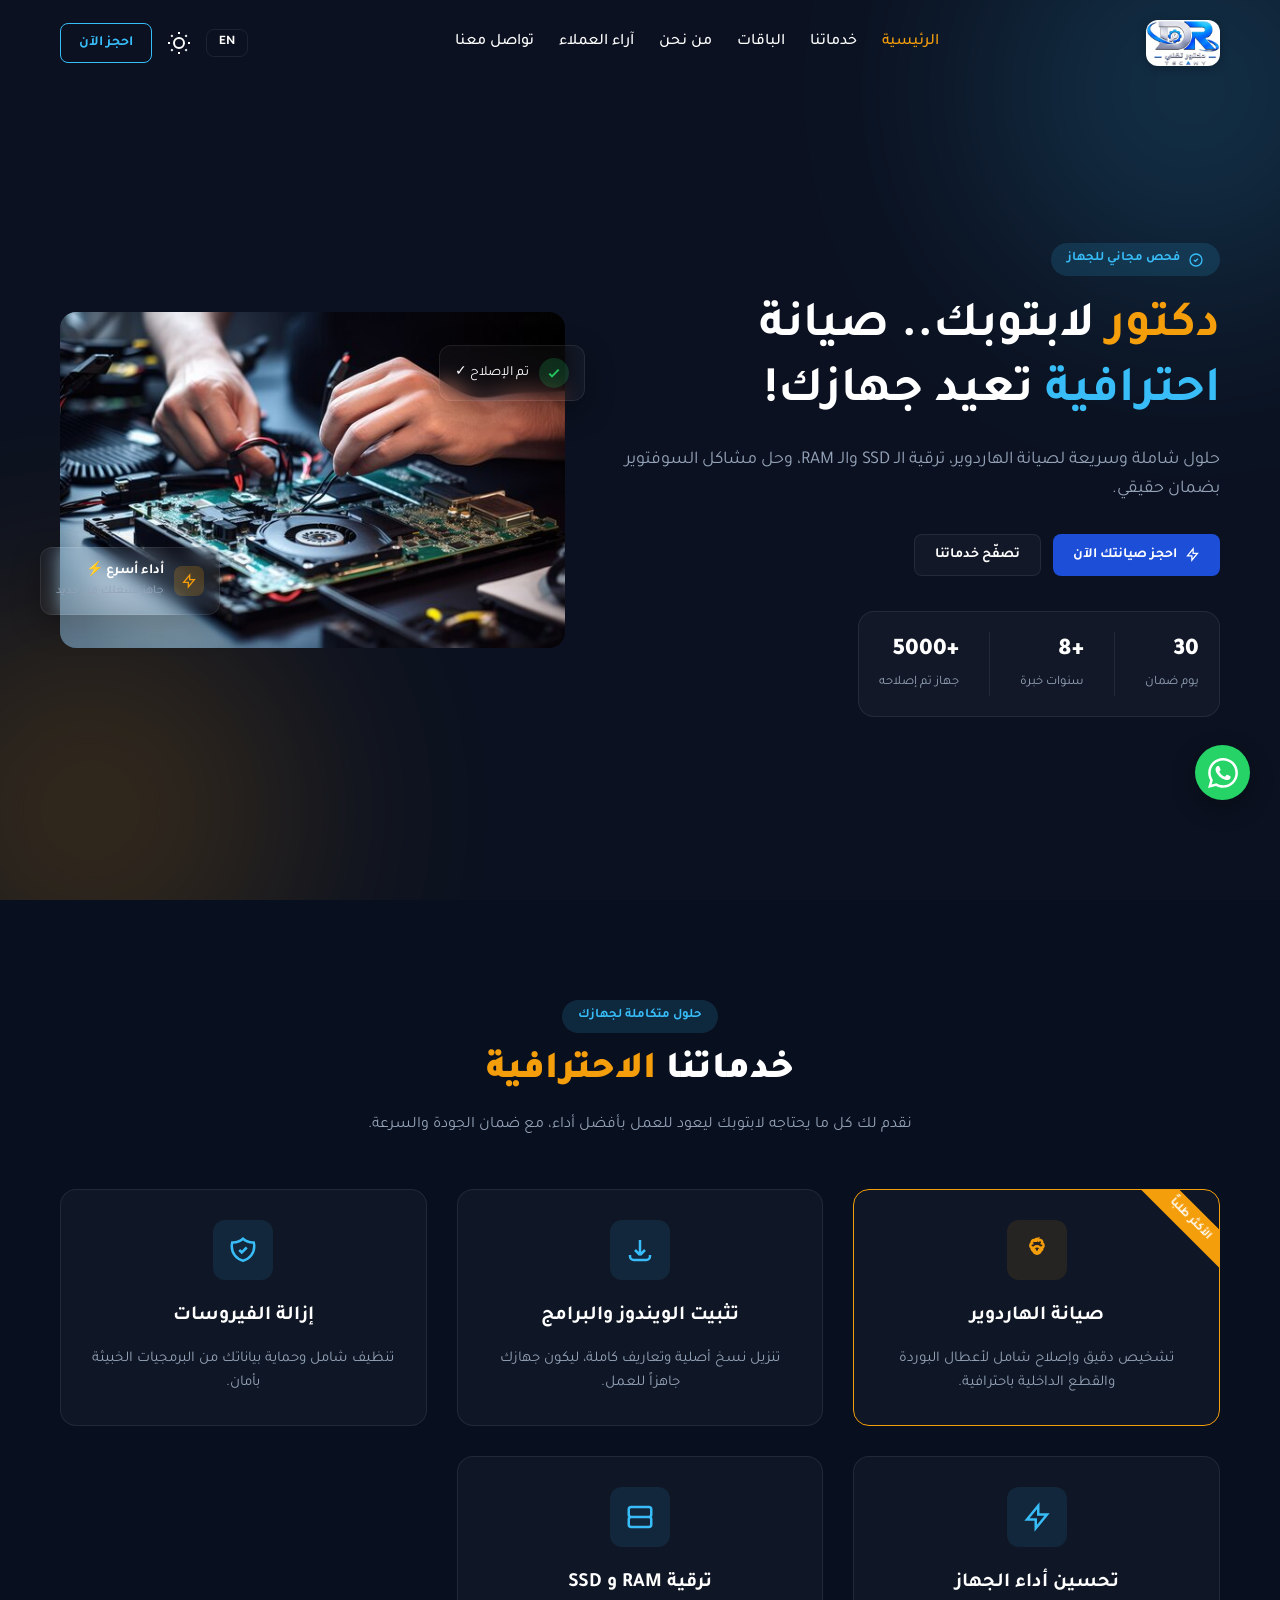
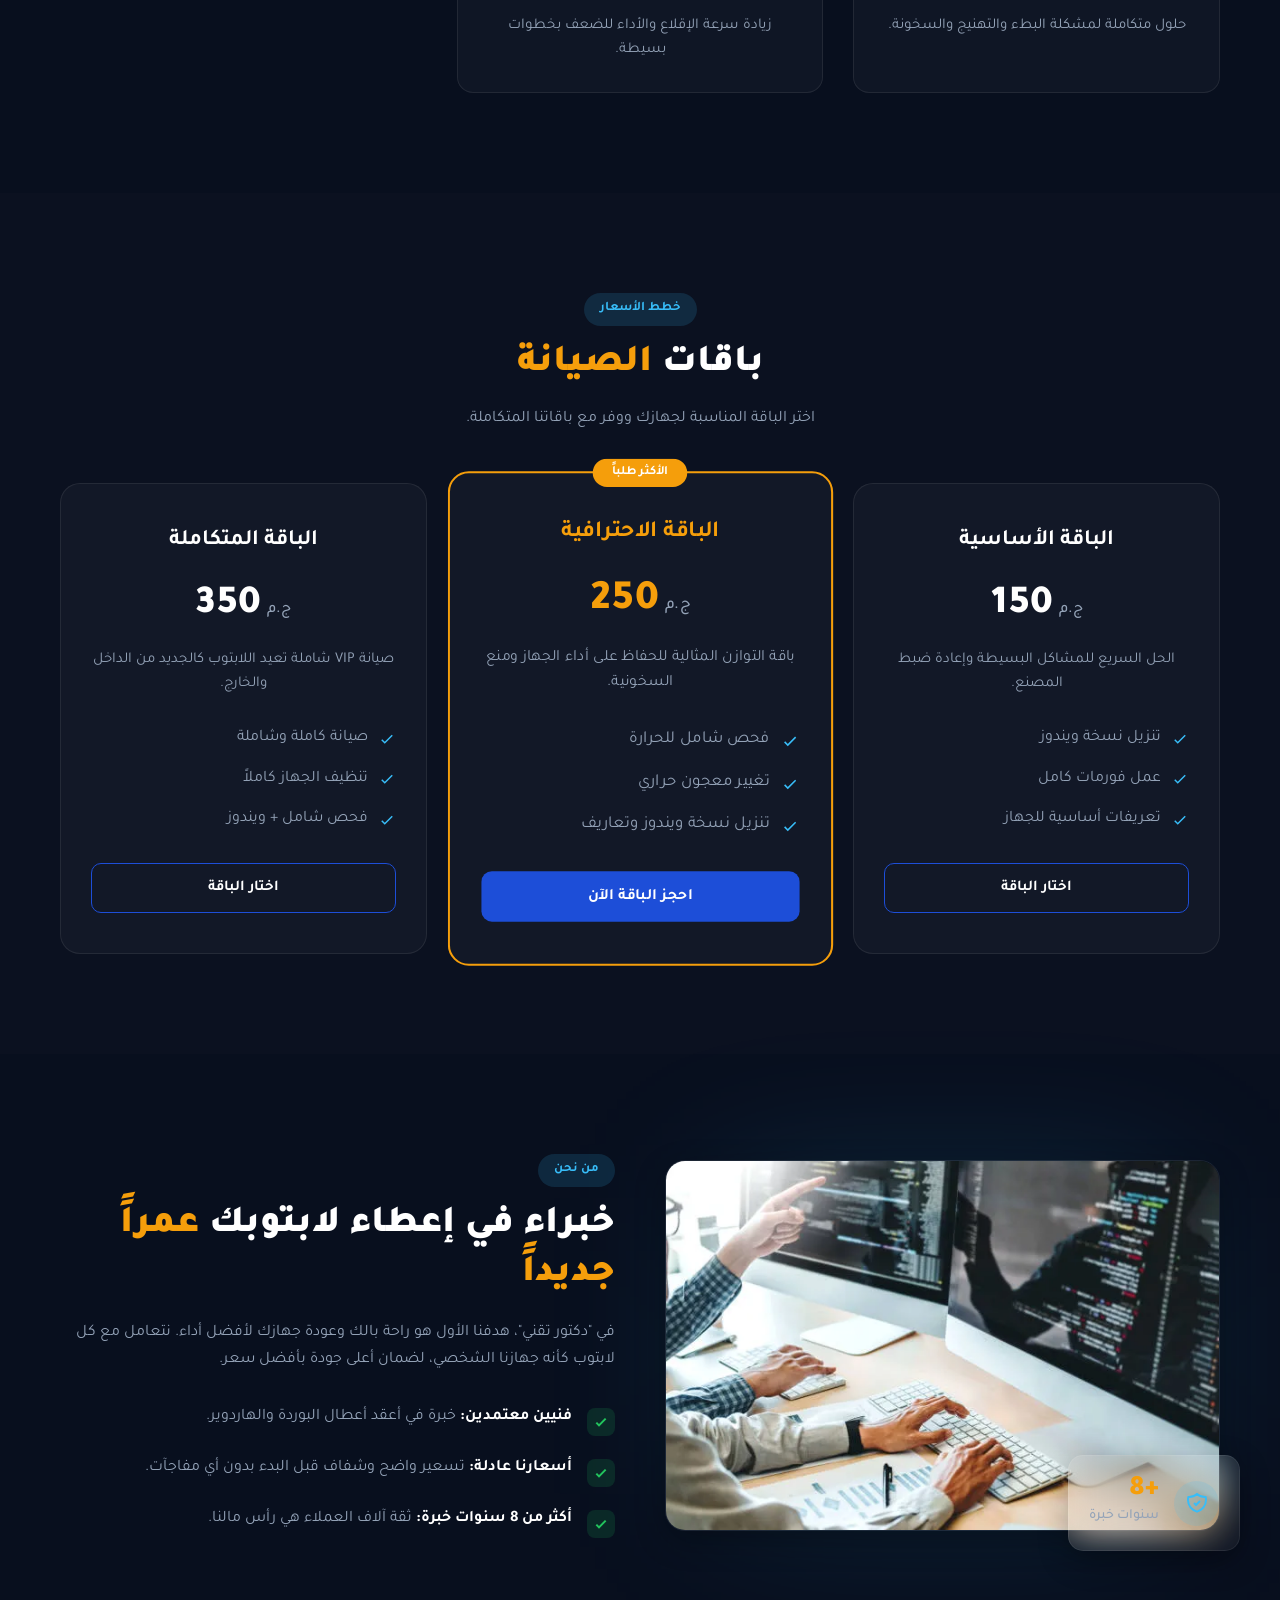
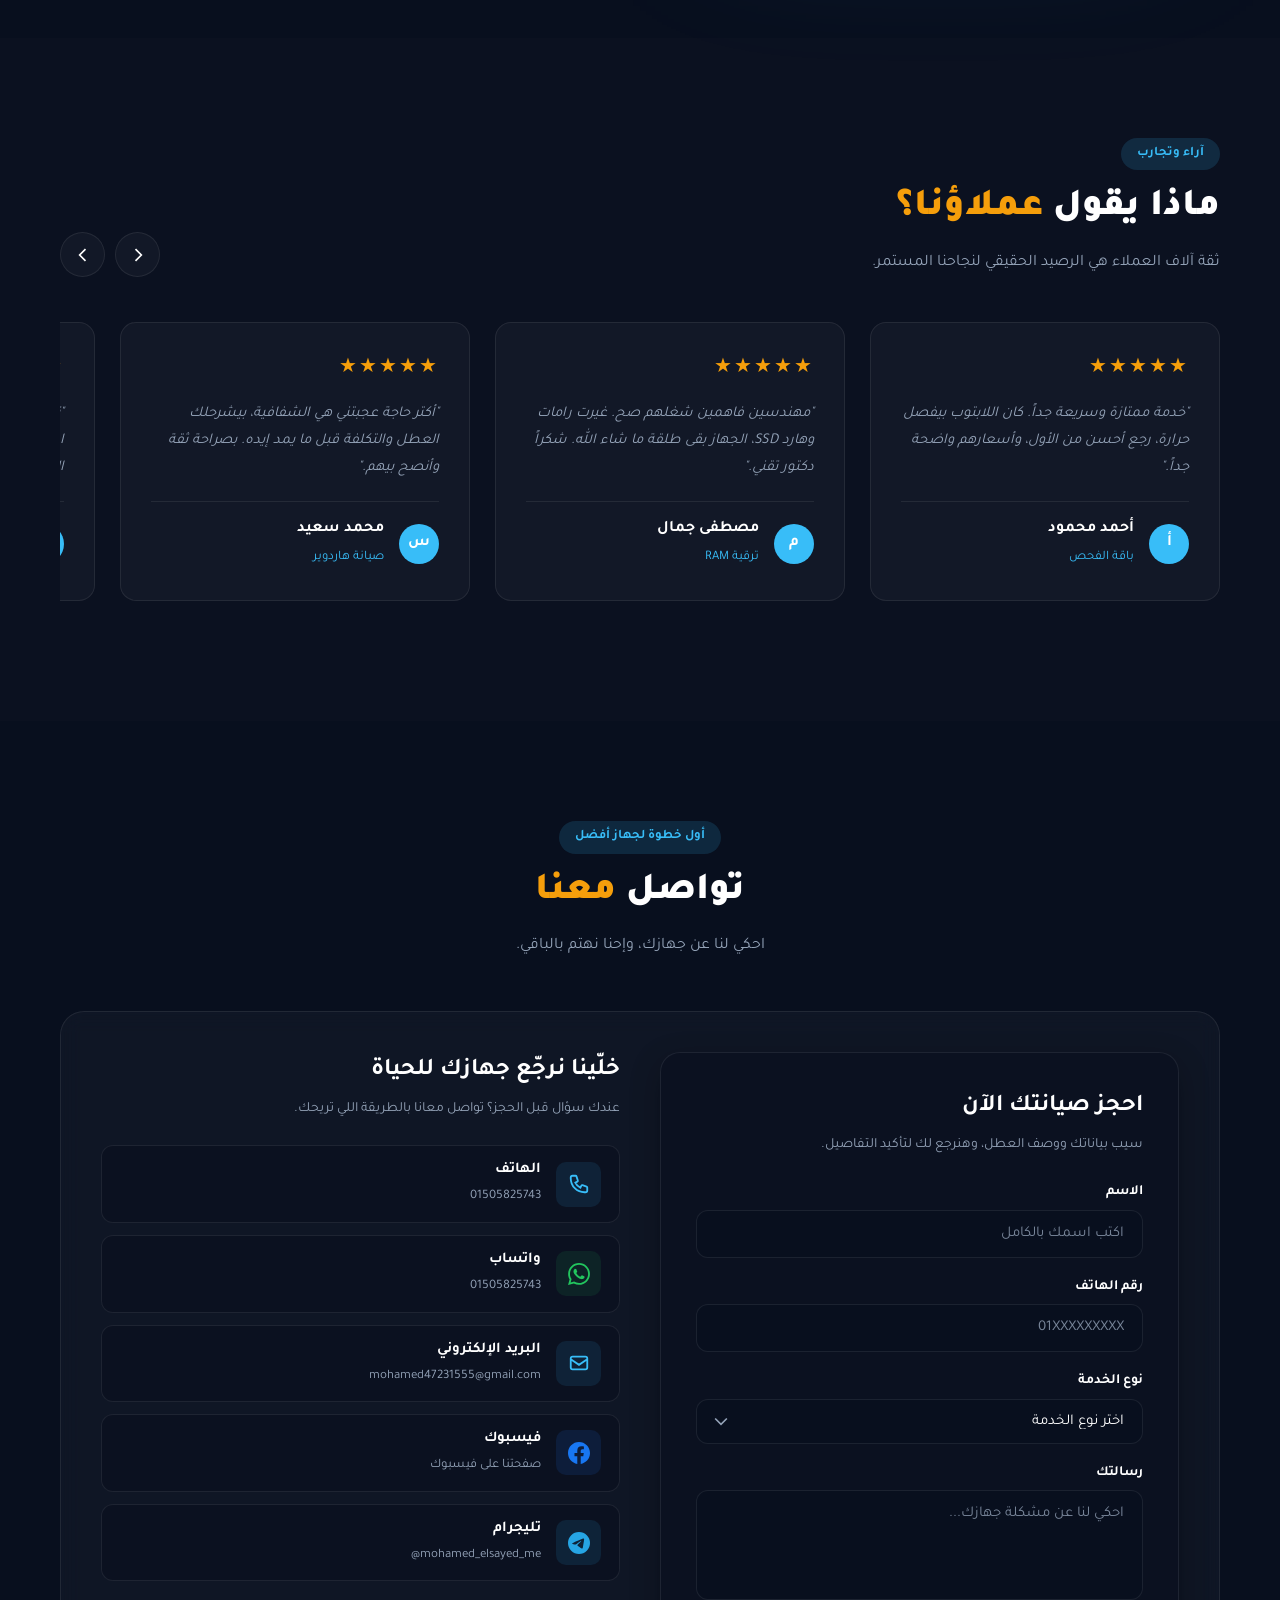
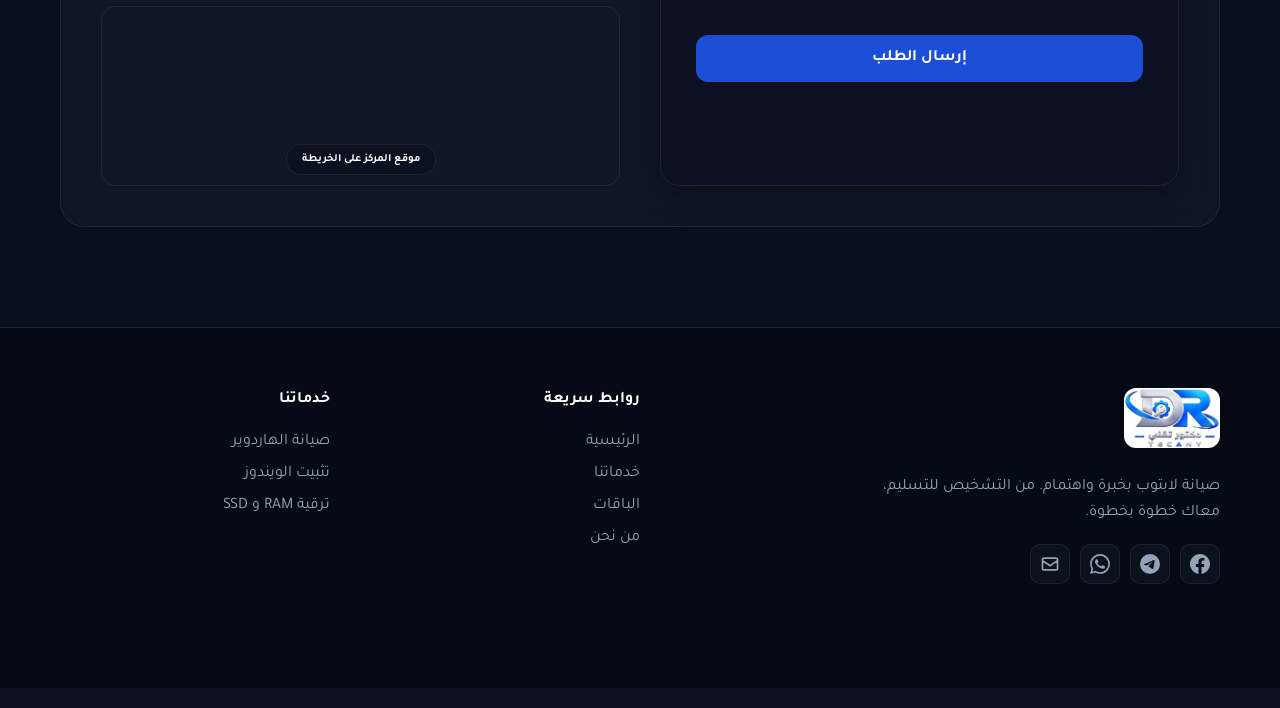
<file: index.html>
<!DOCTYPE html>
<html lang="ar" dir="rtl" data-theme="dark">
<head>
    <meta charset="UTF-8">
    <meta name="viewport" content="width=device-width, initial-scale=1.0">
    <title>دكتور تقني - صيانة احترافية للابتوب</title>
    <link rel="preconnect" href="https://fonts.googleapis.com">
    <link rel="preconnect" href="https://fonts.gstatic.com" crossorigin>
    <link href="https://fonts.googleapis.com/css2?family=Tajawal:wght@400;500;700;800;900&display=swap" rel="stylesheet">
    <link rel="icon" type="image/png" href="logo imge/logo.png">
    <link rel="stylesheet" href="style.css">
    <!-- يضبط المظهر المحفوظ قبل ظهور الصفحة (يمنع الوميض) ويفعّل أنيميشن الظهور -->
    <script>
        document.documentElement.classList.add('js');
        try {
            document.documentElement.setAttribute('data-theme', localStorage.getItem('site-theme') || 'dark');
            if (localStorage.getItem('site-lang') === 'en') {
                document.documentElement.setAttribute('lang', 'en');
                document.documentElement.setAttribute('dir', 'ltr');
            }
        } catch (e) {}
    </script>
</head>
<body>

    <!-- ========== شريط التنقل ========== -->
    <header class="navbar" id="navbar">
        <div class="container nav-container">
            <a href="#home" class="logo">
                <img src="logo imge/logo.png" alt="دكتور تقني" class="logo-img">
            </a>

            <ul class="nav-links">
                <li><a href="#home" class="active">الرئيسية</a></li>
                <li><a href="#services">خدماتنا</a></li>
                <li><a href="#pricing">الباقات</a></li>
                <li><a href="#about">من نحن</a></li>
                <li><a href="#reviews">آراء العملاء</a></li>
                <li><a href="#contact">تواصل معنا</a></li>
            </ul>

            <div class="nav-actions">
                <button id="langToggleBtn" class="lang-btn" type="button" aria-label="Switch to English">EN</button>
                <button id="themeToggleBtn" class="theme-btn" aria-label="تبديل المظهر">
                    <svg class="sun-icon" viewBox="0 0 24 24" fill="none" stroke="currentColor" stroke-width="2"><circle cx="12" cy="12" r="5"></circle><path d="M12 1v2m0 18v2M4.22 4.22l1.42 1.42m12.72 12.72l1.42 1.42M1 12h2m18 0h2M4.22 19.78l1.42-1.42M18.36 5.64l1.42-1.42"></path></svg>
                    <svg class="moon-icon" viewBox="0 0 24 24" fill="none" stroke="currentColor" stroke-width="2"><path d="M21 12.79A9 9 0 1111.21 3 7 7 0 0021 12.79z"></path></svg>
                </button>
                <a href="#contact" class="btn-primary-outline">احجز الآن</a>
                <button class="mobile-menu-btn" id="mobileMenuBtn" aria-label="القائمة">
                    <svg viewBox="0 0 24 24" fill="none" stroke="currentColor" stroke-width="2"><path d="M4 6h16M4 12h16M4 18h16"></path></svg>
                </button>
            </div>
        </div>
    </header>

    <!-- ========== الهيرو ========== -->
    <section class="hero-section" id="home">
        <div class="glow-bg top-right"></div>
        <div class="glow-bg bottom-left"></div>
        <div class="container hero-container">
            <div class="hero-content">
                <div class="badge-blue">
                    <svg viewBox="0 0 24 24" fill="none" stroke="currentColor" stroke-width="2"><path d="M9 12l2 2 4-4m6 2a9 9 0 11-18 0 9 9 0 0118 0z"></path></svg>
                    فحص مجاني للجهاز
                </div>
                <h1 class="hero-title">
                    <span class="text-gold">دكتور</span> لابتوبك.. صيانة<br>
                    <span class="text-cyan">احترافية</span> تعيد جهازك!
                </h1>
                <p class="hero-desc">
                    حلول شاملة وسريعة لصيانة الهاردوير، ترقية الـ SSD والـ RAM، وحل مشاكل السوفتوير بضمان حقيقي.
                </p>
                <div class="hero-buttons">
                    <a href="#contact" class="btn-primary">
                        <svg viewBox="0 0 24 24" fill="none" stroke="currentColor" stroke-width="2"><path d="M13 10V3L4 14h7v7l9-11h-7z"></path></svg>
                        احجز صيانتك الآن
                    </a>
                    <a href="#services" class="btn-secondary">تصفّح خدماتنا</a>
                </div>
                <div class="hero-stats">
                    <div class="stat-item"><span class="stat-num">30</span><span class="stat-text">يوم ضمان</span></div>
                    <div class="stat-divider"></div>
                    <div class="stat-item"><span class="stat-num">+8</span><span class="stat-text">سنوات خبرة</span></div>
                    <div class="stat-divider"></div>
                    <div class="stat-item"><span class="stat-num">+5000</span><span class="stat-text">جهاز تم إصلاحه</span></div>
                </div>
            </div>
            <div class="hero-image-wrapper">
                <img src="logo imge/360_F_688738147_tDWPeqOovKoiAKXa3CGi9rif4KNzIDVq.jpg" alt="صيانة لابتوب" class="main-laptop">
                <div class="glass-card float-card-1">
                    <div class="icon-check"><svg viewBox="0 0 24 24" fill="none" stroke="currentColor" stroke-width="3"><path d="M5 13l4 4L19 7"></path></svg></div>
                    <span>تم الإصلاح ✓</span>
                </div>
                <div class="glass-card float-card-2">
                    <div class="icon-zap"><svg viewBox="0 0 24 24" fill="none" stroke="currentColor" stroke-width="2"><path d="M13 10V3L4 14h7v7l9-11h-7z"></path></svg></div>
                    <div class="card-text"><strong>أداء أسرع ⚡</strong><small>جاهز لشغلك من جديد</small></div>
                </div>
            </div>
        </div>
    </section>

    <!-- ========== الخدمات ========== -->
    <section class="services-section" id="services">
        <div class="container">
            <div class="section-header">
                <span class="badge-blue">حلول متكاملة لجهازك</span>
                <h2 class="section-title">خدماتنا <span class="text-gold">الاحترافية</span></h2>
                <p class="section-desc">نقدم لك كل ما يحتاجه لابتوبك ليعود للعمل بأفضل أداء، مع ضمان الجودة والسرعة.</p>
            </div>
            <div class="services-grid">
                <div class="service-card popular-service">
                    <div class="popular-badge">الأكثر طلباً</div>
                    <div class="service-icon icon-gold"><svg viewBox="0 0 24 24" fill="none" stroke="currentColor" stroke-width="2"><path d="M10.3 4.3c.4-1.7 2.9-1.7 3.3 0 1.5-.9 3.3.8 2.4 2.4 1.7.4 1.7 2.9 0 3.3.9 1.5-.8 3.3-2.4 2.4-.4 1.7-2.9 1.7-3.3 0-1.5.9-3.3-.8-2.4-2.4-1.7-.4-1.7-2.9 0-3.3-.9-1.5.8-3.3 2.4-2.4.9.6 2.2.1 2.5-1.1zM15 12a3 3 0 11-6 0 3 3 0 016 0z"></path></svg></div>
                    <h3>صيانة الهاردوير</h3>
                    <p>تشخيص دقيق وإصلاح شامل لأعطال البوردة والقطع الداخلية باحترافية.</p>
                </div>
                <div class="service-card">
                    <div class="service-icon icon-blue"><svg viewBox="0 0 24 24" fill="none" stroke="currentColor" stroke-width="2"><path d="M4 16v1a3 3 0 003 3h10a3 3 0 003-3v-1m-4-4l-4 4m0 0l-4-4m4 4V4"></path></svg></div>
                    <h3>تثبيت الويندوز والبرامج</h3>
                    <p>تنزيل نسخ أصلية وتعاريف كاملة، ليكون جهازك جاهزاً للعمل.</p>
                </div>
                <div class="service-card">
                    <div class="service-icon icon-blue"><svg viewBox="0 0 24 24" fill="none" stroke="currentColor" stroke-width="2"><path d="M9 12l2 2 4-4m5.6-4A12 12 0 0112 3a12 12 0 01-8.6 3A12 12 0 003 9c0 5.6 3.8 10.3 9 11.6 5.2-1.3 9-6 9-11.6 0-1-.1-2-.4-3z"></path></svg></div>
                    <h3>إزالة الفيروسات</h3>
                    <p>تنظيف شامل وحماية بياناتك من البرمجيات الخبيثة بأمان.</p>
                </div>
                <div class="service-card">
                    <div class="service-icon icon-blue"><svg viewBox="0 0 24 24" fill="none" stroke="currentColor" stroke-width="2"><path d="M13 10V3L4 14h7v7l9-11h-7z"></path></svg></div>
                    <h3>تحسين أداء الجهاز</h3>
                    <p>حلول متكاملة لمشكلة البطء والتهنيج والسخونة.</p>
                </div>
                <div class="service-card">
                    <div class="service-icon icon-blue"><svg viewBox="0 0 24 24" fill="none" stroke="currentColor" stroke-width="2"><path d="M5 12h14M5 12a2 2 0 01-2-2V6a2 2 0 012-2h14a2 2 0 012 2v4a2 2 0 01-2 2M5 12a2 2 0 00-2 2v4a2 2 0 002 2h14a2 2 0 002-2v-4a2 2 0 00-2-2m-2-4h.01M17 16h.01"></path></svg></div>
                    <h3>ترقية RAM و SSD</h3>
                    <p>زيادة سرعة الإقلاع والأداء للضعف بخطوات بسيطة.</p>
                </div>
            </div>
        </div>
    </section>

    <!-- ========== الباقات ========== -->
    <section class="pricing-section" id="pricing">
        <div class="container">
            <div class="section-header">
                <span class="badge-blue">خطط الأسعار</span>
                <h2 class="section-title">باقات <span class="text-gold">الصيانة</span></h2>
                <p class="section-desc">اختر الباقة المناسبة لجهازك ووفر مع باقاتنا المتكاملة.</p>
            </div>
            <div class="pricing-grid">
                <div class="pricing-card">
                    <h3 class="package-name">الباقة الأساسية</h3>
                    <div class="package-price"><span class="currency">ج.م</span><span class="amount">150</span></div>
                    <p class="package-desc">الحل السريع للمشاكل البسيطة وإعادة ضبط المصنع.</p>
                    <ul class="package-features">
                        <li><svg viewBox="0 0 24 24" fill="none" stroke="currentColor" stroke-width="2"><path d="M5 13l4 4L19 7"></path></svg> تنزيل نسخة ويندوز</li>
                        <li><svg viewBox="0 0 24 24" fill="none" stroke="currentColor" stroke-width="2"><path d="M5 13l4 4L19 7"></path></svg> عمل فورمات كامل</li>
                        <li><svg viewBox="0 0 24 24" fill="none" stroke="currentColor" stroke-width="2"><path d="M5 13l4 4L19 7"></path></svg> تعريفات أساسية للجهاز</li>
                    </ul>
                    <a href="#contact" class="btn-outline-blue select-package-btn" data-package="باقة150">اختار الباقة</a>
                </div>
                <div class="pricing-card popular-package">
                    <div class="popular-badge">الأكثر طلباً</div>
                    <h3 class="package-name text-gold">الباقة الاحترافية</h3>
                    <div class="package-price"><span class="currency">ج.م</span><span class="amount text-gold">250</span></div>
                    <p class="package-desc">باقة التوازن المثالية للحفاظ على أداء الجهاز ومنع السخونية.</p>
                    <ul class="package-features">
                        <li><svg viewBox="0 0 24 24" fill="none" stroke="currentColor" stroke-width="2"><path d="M5 13l4 4L19 7"></path></svg> فحص شامل للحرارة</li>
                        <li><svg viewBox="0 0 24 24" fill="none" stroke="currentColor" stroke-width="2"><path d="M5 13l4 4L19 7"></path></svg> تغيير معجون حراري</li>
                        <li><svg viewBox="0 0 24 24" fill="none" stroke="currentColor" stroke-width="2"><path d="M5 13l4 4L19 7"></path></svg> تنزيل نسخة ويندوز وتعاريف</li>
                    </ul>
                    <a href="#contact" class="btn-primary select-package-btn" data-package="باقة250">احجز الباقة الآن</a>
                </div>
                <div class="pricing-card">
                    <h3 class="package-name">الباقة المتكاملة</h3>
                    <div class="package-price"><span class="currency">ج.م</span><span class="amount">350</span></div>
                    <p class="package-desc">صيانة VIP شاملة تعيد اللابتوب كالجديد من الداخل والخارج.</p>
                    <ul class="package-features">
                        <li><svg viewBox="0 0 24 24" fill="none" stroke="currentColor" stroke-width="2"><path d="M5 13l4 4L19 7"></path></svg> صيانة كاملة وشاملة</li>
                        <li><svg viewBox="0 0 24 24" fill="none" stroke="currentColor" stroke-width="2"><path d="M5 13l4 4L19 7"></path></svg> تنظيف الجهاز كاملاً</li>
                        <li><svg viewBox="0 0 24 24" fill="none" stroke="currentColor" stroke-width="2"><path d="M5 13l4 4L19 7"></path></svg> فحص شامل + ويندوز</li>
                    </ul>
                    <a href="#contact" class="btn-outline-blue select-package-btn" data-package="باقة350">اختار الباقة</a>
                </div>
            </div>
        </div>
    </section>

    <!-- ========== من نحن ========== -->
    <section class="about-section" id="about">
        <div class="container">
            <div class="about-container">
                <div class="about-image-wrapper">
                    <div class="glow-bg-about"></div>
                    <img src="logo imge/developing-programmer-team-development-website-design-and-coding-technologies-working-in.webp" alt="فريق صيانة دكتور تقني" class="about-img">
                    <div class="experience-glass-badge">
                        <div class="badge-icon"><svg viewBox="0 0 24 24" fill="none" stroke="currentColor" stroke-width="2"><path d="M9 12l2 2 4-4m5.6-4A12 12 0 0112 3a12 12 0 01-8.6 3A12 12 0 003 9c0 5.6 3.8 10.3 9 11.6 5.2-1.3 9-6 9-11.6 0-1-.1-2-.4-3z"></path></svg></div>
                        <div class="badge-content"><span class="num text-gold">+8</span><span class="text">سنوات خبرة</span></div>
                    </div>
                </div>
                <div class="about-text-content">
                    <span class="badge-blue">من نحن</span>
                    <h2 class="section-title">خبراء في إعطاء لابتوبك <span class="text-gold">عمراً جديداً</span></h2>
                    <p class="section-desc about-desc">
                        في "دكتور تقني"، هدفنا الأول هو راحة بالك وعودة جهازك لأفضل أداء. نتعامل مع كل لابتوب كأنه جهازنا الشخصي، لضمان أعلى جودة بأفضل سعر.
                    </p>
                    <ul class="about-points">
                        <li><div class="point-icon"><svg viewBox="0 0 24 24" fill="none" stroke="currentColor" stroke-width="3"><path d="M5 13l4 4L19 7"></path></svg></div><p><strong>فنيين معتمدين:</strong> خبرة في أعقد أعطال البوردة والهاردوير.</p></li>
                        <li><div class="point-icon"><svg viewBox="0 0 24 24" fill="none" stroke="currentColor" stroke-width="3"><path d="M5 13l4 4L19 7"></path></svg></div><p><strong>أسعارنا عادلة:</strong> تسعير واضح وشفاف قبل البدء بدون أي مفاجآت.</p></li>
                        <li><div class="point-icon"><svg viewBox="0 0 24 24" fill="none" stroke="currentColor" stroke-width="3"><path d="M5 13l4 4L19 7"></path></svg></div><p><strong>أكثر من 8 سنوات خبرة:</strong> ثقة آلاف العملاء هي رأس مالنا.</p></li>
                    </ul>
                </div>
            </div>
        </div>
    </section>

    <!-- ========== آراء العملاء ========== -->
    <section class="reviews-section" id="reviews">
        <div class="container">
            <div class="reviews-header">
                <div class="reviews-title-wrapper">
                    <span class="badge-blue">آراء وتجارب</span>
                    <h2 class="section-title">ماذا يقول <span class="text-gold">عملاؤنا؟</span></h2>
                    <p class="section-desc">ثقة آلاف العملاء هي الرصيد الحقيقي لنجاحنا المستمر.</p>
                </div>
                <div class="slider-controls">
                    <button class="slider-btn" id="prevReview" aria-label="السابق">
                        <svg viewBox="0 0 24 24" fill="none" stroke="currentColor" stroke-width="2"><path d="M9 5l7 7-7 7"></path></svg>
                    </button>
                    <button class="slider-btn" id="nextReview" aria-label="التالي">
                        <svg viewBox="0 0 24 24" fill="none" stroke="currentColor" stroke-width="2"><path d="M15 19l-7-7 7-7"></path></svg>
                    </button>
                </div>
            </div>

            <div class="reviews-slider" id="reviewsSlider">
                <div class="review-card">
                    <div class="stars">★★★★★</div>
                    <p class="review-text">"خدمة ممتازة وسريعة جداً. كان اللابتوب بيفصل حرارة، رجع أحسن من الأول، وأسعارهم واضحة جداً."</p>
                    <div class="client-info"><div class="client-avatar">أ</div><div><h4 class="client-name">أحمد محمود</h4><span class="client-service">باقة الفحص</span></div></div>
                </div>
                <div class="review-card">
                    <div class="stars">★★★★★</div>
                    <p class="review-text">"مهندسين فاهمين شغلهم صح. غيرت رامات وهارد SSD، الجهاز بقى طلقة ما شاء الله. شكراً دكتور تقني."</p>
                    <div class="client-info"><div class="client-avatar">م</div><div><h4 class="client-name">مصطفى جمال</h4><span class="client-service">ترقية RAM</span></div></div>
                </div>
                <div class="review-card">
                    <div class="stars">★★★★★</div>
                    <p class="review-text">"أكتر حاجة عجبتني هي الشفافية، بيشرحلك العطل والتكلفة قبل ما يمد إيده. بصراحة ثقة وأنصح بيهم."</p>
                    <div class="client-info"><div class="client-avatar">س</div><div><h4 class="client-name">محمد سعيد</h4><span class="client-service">صيانة هاردوير</span></div></div>
                </div>
                <div class="review-card">
                    <div class="stars">★★★★★</div>
                    <p class="review-text">"تعامل محترم جداً وسرعة في إنجاز الصيانة. استلمت اللابتوب في نفس اليوم وبشغل عالي الجودة."</p>
                    <div class="client-info"><div class="client-avatar">ع</div><div><h4 class="client-name">عمر عبد الله</h4><span class="client-service">تثبيت ويندوز وبرامج</span></div></div>
                </div>
                <div class="review-card">
                    <div class="stars">★★★★★</div>
                    <p class="review-text">"أفضل مركز صيانة تعاملت معه، أسعارهم مناسبة جداً مقارنة بالجودة والضمان الحقيقي اللي بيقدموه."</p>
                    <div class="client-info"><div class="client-avatar">خ</div><div><h4 class="client-name">خالد إبراهيم</h4><span class="client-service">الباقة المتكاملة</span></div></div>
                </div>
            </div>
        </div>
    </section>

    <!-- ========== تواصل معنا ========== -->
    <section class="contact-section" id="contact">
        <div class="container">
            <div class="section-header">
                <span class="badge-blue">أول خطوة لجهاز أفضل</span>
                <h2 class="section-title">تواصل <span class="text-gold">معنا</span></h2>
                <p class="section-desc">احكي لنا عن جهازك، وإحنا نهتم بالباقي.</p>
            </div>
            <div class="contact-container">
                <div class="contact-form-box">
                    <div class="form-header">
                        <h3>احجز صيانتك الآن</h3>
                        <p>سيب بياناتك ووصف العطل، وهنرجع لك لتأكيد التفاصيل.</p>
                    </div>
                    <form id="bookingForm" class="booking-form" action="https://formspree.io/f/mrppvlow" method="POST" novalidate>
                        <div class="form-group">
                            <label for="clientName">الاسم</label>
                            <input type="text" id="clientName" name="name" placeholder="اكتب اسمك بالكامل" autocomplete="name" required>
                            <small class="field-error">من فضلك اكتب اسمك (حرفين على الأقل).</small>
                        </div>
                        <div class="form-group">
                            <label for="clientPhone">رقم الهاتف</label>
                            <input type="tel" id="clientPhone" name="phone" class="ltr-input" placeholder="01XXXXXXXXX" inputmode="numeric" maxlength="16" autocomplete="tel" required>
                            <small class="field-error">اكتب رقم موبايل مصري صحيح، مثال: 01012345678</small>
                        </div>
                        <div class="form-group">
                            <label for="serviceType">نوع الخدمة</label>
                            <div class="select-wrapper">
                                <select id="serviceType" name="service" required>
                                    <option value="" disabled selected>اختر نوع الخدمة</option>
                                    <option value="صيانة هاردوير">صيانة هاردوير</option>
                                    <option value="باقة150">باقة 150</option>
                                    <option value="باقة250">باقة 250</option>
                                    <option value="باقة350">باقة 350</option>
                                </select>
                                <svg class="select-icon" viewBox="0 0 24 24" fill="none" stroke="currentColor"><path stroke-width="2" d="M19 9l-7 7-7-7"></path></svg>
                            </div>
                            <small class="field-error">من فضلك اختر نوع الخدمة.</small>
                        </div>
                        <div class="form-group">
                            <label for="clientMessage">رسالتك</label>
                            <textarea id="clientMessage" name="message" placeholder="احكي لنا عن مشكلة جهازك..." required></textarea>
                            <small class="field-error">من فضلك اكتب وصف المشكلة.</small>
                        </div>
                        <button type="submit" class="btn-submit" id="submitBookingBtn">إرسال الطلب</button>
                        <p class="form-status" id="formStatus" role="alert" aria-live="polite"></p>
                    </form>
                </div>
                <div class="contact-info-box">
                    <div class="info-header">
                        <h3>خلّينا نرجّع جهازك للحياة</h3>
                        <p>عندك سؤال قبل الحجز؟ تواصل معانا بالطريقة اللي تريحك.</p>
                    </div>
                    <div class="contact-methods">
                        <a href="tel:+201505825743" class="method-item">
                            <div class="method-icon"><svg viewBox="0 0 24 24" fill="none" stroke="currentColor" stroke-width="2"><path d="M3 5a2 2 0 012-2h3.28a1 1 0 01.948.684l1.498 4.493a1 1 0 01-.502 1.21l-2.257 1.13a11.042 11.042 0 005.516 5.516l1.13-2.257a1 1 0 011.21-.502l4.493 1.498a1 1 0 01.684.949V19a2 2 0 01-2 2h-1C9.716 21 3 14.284 3 6V5z"></path></svg></div>
                            <div class="method-text"><h4>الهاتف</h4><span>01505825743</span></div>
                        </a>
                        <a href="https://wa.me/201505825743" target="_blank" rel="noopener" class="method-item">
                            <div class="method-icon whatsapp-icon"><svg viewBox="0 0 24 24" fill="currentColor"><path d="M.057 24l1.687-6.163c-1.041-1.804-1.588-3.849-1.587-5.946.003-6.556 5.338-11.891 11.893-11.891 3.181.001 6.167 1.24 8.413 3.488 2.245 2.248 3.481 5.236 3.48 8.414-.003 6.557-5.338 11.892-11.893 11.892-1.99-.001-3.951-.5-5.688-1.448l-6.305 1.654zm6.597-3.807c1.676.995 3.276 1.591 5.392 1.592 5.448 0 9.886-4.434 9.889-9.885.002-5.462-4.415-9.89-9.881-9.892-5.452 0-9.887 4.434-9.889 9.884-.001 2.225.651 3.891 1.746 5.634l-.999 3.648 3.742-.981zm11.387-5.464c-.074-.124-.272-.198-.57-.347-.297-.149-1.758-.868-2.031-.967-.272-.099-.47-.149-.669.149-.198.297-.768.967-.941 1.165-.173.198-.347.223-.644.074-.297-.149-1.255-.462-2.39-1.475-.883-.788-1.48-1.761-1.653-2.059-.173-.297-.018-.458.13-.606.134-.133.297-.347.446-.521.151-.172.2-.296.3-.495.099-.198.05-.372-.025-.521-.075-.148-.669-1.611-.916-2.206-.242-.579-.487-.501-.669-.51l-.57-.01c-.198 0-.52.074-.792.372s-1.04 1.016-1.04 2.479 1.065 2.876 1.213 3.074c.149.198 2.095 3.2 5.076 4.487.709.306 1.263.489 1.694.626.712.226 1.36.194 1.872.118.571-.085 1.758-.719 2.006-1.413.248-.695.248-1.29.173-1.414z"/></svg></div>
                            <div class="method-text"><h4>واتساب</h4><span>01505825743</span></div>
                        </a>
                        <a href="mailto:mohamed47231555@gmail.com" class="method-item">
                            <div class="method-icon "><svg viewBox="0 0 24 24" fill="none" stroke="currentColor" stroke-width="2"><path d="M3 8l9 6 9-6M5 5h14a2 2 0 012 2v10a2 2 0 01-2 2H5a2 2 0 01-2-2V7a2 2 0 012-2z"></path></svg></div>
                            <div class="method-text"><h4>البريد الإلكتروني</h4><span>mohamed47231555@gmail.com</span></div>
                        </a>
                        <a href="https://www.facebook.com/share/1DziazWNKK/" target="_blank" rel="noopener" class="method-item">
                            <div class="method-icon facebook-icon"><svg viewBox="0 0 24 24" fill="currentColor"><path d="M24 12.073c0-6.627-5.373-12-12-12s-12 5.373-12 12c0 5.99 4.388 10.954 10.125 11.854v-8.385H7.078v-3.47h3.047V9.43c0-3.007 1.792-4.669 4.533-4.669 1.312 0 2.686.235 2.686.235v2.953H15.83c-1.491 0-1.956.925-1.956 1.874v2.25h3.328l-.532 3.47h-2.796v8.385C19.612 23.027 24 18.062 24 12.073z"/></svg></div>
                            <div class="method-text"><h4>فيسبوك</h4><span>صفحتنا على فيسبوك</span></div>
                        </a>
                        <a href="https://t.me/mohamed_elsayed_me" target="_blank" rel="noopener" class="method-item">
                            <div class="method-icon telegram-icon"><svg viewBox="0 0 24 24" fill="currentColor"><path d="M11.944 0A12 12 0 0 0 0 12a12 12 0 0 0 12 12 12 12 0 0 0 12-12A12 12 0 0 0 12 0a12 12 0 0 0-.056 0zm4.962 7.224c.1-.002.321.023.465.14a.506.506 0 0 1 .171.325c.016.093.036.306.02.472-.18 1.898-.962 6.502-1.36 8.627-.168.9-.499 1.201-.82 1.23-.696.065-1.225-.46-1.9-.902-1.056-.693-1.653-1.124-2.678-1.8-1.185-.78-.417-1.21.258-1.91.177-.184 3.247-2.977 3.307-3.23.007-.032.014-.15-.056-.212s-.174-.041-.249-.024c-.106.024-1.793 1.14-5.061 3.345-.48.33-.913.49-1.302.48-.428-.008-1.252-.241-1.865-.44-.752-.245-1.349-.374-1.297-.789.027-.216.325-.437.893-.663 3.498-1.524 5.83-2.529 6.998-3.014 3.332-1.386 4.025-1.627 4.476-1.635z"/></svg></div>
                            <div class="method-text"><h4>تليجرام</h4><span>@mohamed_elsayed_me</span></div>
                        </a>
                    </div>
                    <div class="map-wrapper">
                        <iframe class="dark-map" title="موقع المركز" src="https://www.google.com/maps/embed?pb=!1m18!1m12!1m3!1d109159.2275218768!2d31.70420786523992!3d30.73024888265005!2m3!1f0!2f0!3f0!3m2!1i1024!2i768!4f13.1!3m3!1m2!1s0x14f7b60e22709db1%3A0xc3f345eb6abf3bb8!2z2YHYp9mC2YjYs9CMINmF2LHQutiyINmB2KfZgtmI2LPYjCDYp9mE2LTYsdmC2YrYqQ!5e0!3m2!1sar!2seg!4v1700000000000!5m2!1sar!2seg" width="100%" height="100%" style="border:0;" loading="lazy"></iframe>
                        <div class="map-overlay-text">موقع المركز على الخريطة</div>
                    </div>
                </div>
            </div>
        </div>
    </section>

    <!-- ========== التذييل ========== -->
    <footer class="main-footer">
        <div class="container">
            <div class="footer-grid">
                <div class="footer-col about-col">
                    <a href="#home" class="footer-logo"><img src="logo imge/logo.png" alt="دكتور تقني" class="logo-img footer-logo-img"></a>
                    <p class="footer-desc">صيانة لابتوب بخبرة واهتمام. من التشخيص للتسليم، معاك خطوة بخطوة.</p>
                    <div class="social-links">
                        <a href="https://www.facebook.com/share/1DziazWNKK/" target="_blank" rel="noopener" class="social-btn facebook-icon" aria-label="فيسبوك"><svg viewBox="0 0 24 24" fill="currentColor"><path d="M24 12.073c0-6.627-5.373-12-12-12s-12 5.373-12 12c0 5.99 4.388 10.954 10.125 11.854v-8.385H7.078v-3.47h3.047V9.43c0-3.007 1.792-4.669 4.533-4.669 1.312 0 2.686.235 2.686.235v2.953H15.83c-1.491 0-1.956.925-1.956 1.874v2.25h3.328l-.532 3.47h-2.796v8.385C19.612 23.027 24 18.062 24 12.073z"/></svg></a>
                        <a href="https://t.me/mohamed_elsayed_me" target="_blank" rel="noopener" class="social-btn telegram-icon" aria-label="تليجرام"><svg viewBox="0 0 24 24" fill="currentColor"><path d="M11.944 0A12 12 0 0 0 0 12a12 12 0 0 0 12 12 12 12 0 0 0 12-12A12 12 0 0 0 12 0a12 12 0 0 0-.056 0zm4.962 7.224c.1-.002.321.023.465.14a.506.506 0 0 1 .171.325c.016.093.036.306.02.472-.18 1.898-.962 6.502-1.36 8.627-.168.9-.499 1.201-.82 1.23-.696.065-1.225-.46-1.9-.902-1.056-.693-1.653-1.124-2.678-1.8-1.185-.78-.417-1.21.258-1.91.177-.184 3.247-2.977 3.307-3.23.007-.032.014-.15-.056-.212s-.174-.041-.249-.024c-.106.024-1.793 1.14-5.061 3.345-.48.33-.913.49-1.302.48-.428-.008-1.252-.241-1.865-.44-.752-.245-1.349-.374-1.297-.789.027-.216.325-.437.893-.663 3.498-1.524 5.83-2.529 6.998-3.014 3.332-1.386 4.025-1.627 4.476-1.635z"/></svg></a>
                        <a href="https://wa.me/201505825743" target="_blank" rel="noopener" class="social-btn whatsapp-icon" aria-label="واتساب"><svg viewBox="0 0 24 24" fill="currentColor"><path d="M.057 24l1.687-6.163c-1.041-1.804-1.588-3.849-1.587-5.946.003-6.556 5.338-11.891 11.893-11.891 3.181.001 6.167 1.24 8.413 3.488 2.245 2.248 3.481 5.236 3.48 8.414-.003 6.557-5.338 11.892-11.893 11.892-1.99-.001-3.951-.5-5.688-1.448l-6.305 1.654zm6.597-3.807c1.676.995 3.276 1.591 5.392 1.592 5.448 0 9.886-4.434 9.889-9.885.002-5.462-4.415-9.89-9.881-9.892-5.452 0-9.887 4.434-9.889 9.884-.001 2.225.651 3.891 1.746 5.634l-.999 3.648 3.742-.981zm11.387-5.464c-.074-.124-.272-.198-.57-.347-.297-.149-1.758-.868-2.031-.967-.272-.099-.47-.149-.669.149-.198.297-.768.967-.941 1.165-.173.198-.347.223-.644.074-.297-.149-1.255-.462-2.39-1.475-.883-.788-1.48-1.761-1.653-2.059-.173-.297-.018-.458.13-.606.134-.133.297-.347.446-.521.151-.172.2-.296.3-.495.099-.198.05-.372-.025-.521-.075-.148-.669-1.611-.916-2.206-.242-.579-.487-.501-.669-.51l-.57-.01c-.198 0-.52.074-.792.372s-1.04 1.016-1.04 2.479 1.065 2.876 1.213 3.074c.149.198 2.095 3.2 5.076 4.487.709.306 1.263.489 1.694.626.712.226 1.36.194 1.872.118.571-.085 1.758-.719 2.006-1.413.248-.695.248-1.29.173-1.414z"/></svg></a>
                        <a href="mailto:mohamed47231555@gmail.com" class="social-btn mail-icon" aria-label="البريد الإلكتروني"><svg viewBox="0 0 24 24" fill="none" stroke="currentColor" stroke-width="2"><path d="M3 8l9 6 9-6M5 5h14a2 2 0 012 2v10a2 2 0 01-2 2H5a2 2 0 01-2-2V7a2 2 0 012-2z"></path></svg></a>
                    </div>
                </div>
                <div class="footer-col">
                    <h4>روابط سريعة</h4>
                    <ul class="footer-links">
                        <li><a href="#home">الرئيسية</a></li><li><a href="#services">خدماتنا</a></li>
                        <li><a href="#pricing">الباقات</a></li><li><a href="#about">من نحن</a></li>
                    </ul>
                </div>
                <div class="footer-col">
                    <h4>خدماتنا</h4>
                    <ul class="footer-links">
                        <li><a href="#services">صيانة الهاردوير</a></li><li><a href="#services">تثبيت الويندوز</a></li>
                        <li><a href="#services">ترقية RAM و SSD</a></li>
                    </ul>
                </div>
            </div>
            <div class="footer-bottom">
                <p>&copy; <span id="currentYear"></span> دكتور تقني - جميع الحقوق محفوظة.</p>
            </div>
        </div>
    </footer>

    <!-- ========== الأزرار العائمة ========== -->
    <div class="floating-actions">
        <a href="https://wa.me/201505825743" target="_blank" rel="noopener" class="float-btn float-whatsapp" aria-label="تواصل واتساب">
            <svg viewBox="0 0 24 24" fill="currentColor"><path d="M.057 24l1.687-6.163c-1.041-1.804-1.588-3.849-1.587-5.946.003-6.556 5.338-11.891 11.893-11.891 3.181.001 6.167 1.24 8.413 3.488 2.245 2.248 3.481 5.236 3.48 8.414-.003 6.557-5.338 11.892-11.893 11.892-1.99-.001-3.951-.5-5.688-1.448l-6.305 1.654zm6.597-3.807c1.676.995 3.276 1.591 5.392 1.592 5.448 0 9.886-4.434 9.889-9.885.002-5.462-4.415-9.89-9.881-9.892-5.452 0-9.887 4.434-9.889 9.884-.001 2.225.651 3.891 1.746 5.634l-.999 3.648 3.742-.981zm11.387-5.464c-.074-.124-.272-.198-.57-.347-.297-.149-1.758-.868-2.031-.967-.272-.099-.47-.149-.669.149-.198.297-.768.967-.941 1.165-.173.198-.347.223-.644.074-.297-.149-1.255-.462-2.39-1.475-.883-.788-1.48-1.761-1.653-2.059-.173-.297-.018-.458.13-.606.134-.133.297-.347.446-.521.151-.172.2-.296.3-.495.099-.198.05-.372-.025-.521-.075-.148-.669-1.611-.916-2.206-.242-.579-.487-.501-.669-.51l-.57-.01c-.198 0-.52.074-.792.372s-1.04 1.016-1.04 2.479 1.065 2.876 1.213 3.074c.149.198 2.095 3.2 5.076 4.487.709.306 1.263.489 1.694.626.712.226 1.36.194 1.872.118.571-.085 1.758-.719 2.006-1.413.248-.695.248-1.29.173-1.414z"/></svg>
        </a>
        <button id="scrollTopBtn" class="float-btn float-up" aria-label="أعلى الصفحة">
            <svg viewBox="0 0 24 24" fill="none" stroke="currentColor" stroke-width="2.5"><path d="M5 15l7-7 7 7"></path></svg>
        </button>
    </div>

    <script src="main.js"></script>
</body>
</html>
</file>
<file: style.css>
/* ========================================================== */
/* 1. المتغيرات العامة (Light & Dark Modes)                    */
/* ========================================================== */

/* المتغيرات الأساسية: ألوان الوضع الداكن (الافتراضي) والظلال والتوهج */
:root {
    --bg-main: #0b1120;
    --bg-sec: #080f1e;
    --bg-footer: #050b14;
    --text-main: #ffffff;
    --text-muted: #94a3b8;
    --primary-blue: #1d4ed8;
    --primary-cyan: #38bdf8;
    --primary-gold: #f59e0b;
    --glass-bg: rgba(255, 255, 255, 0.03);
    --glass-border: rgba(255, 255, 255, 0.08);
    --nav-bg: rgba(11, 17, 32, 0.92);
    --map-filter: invert(90%) hue-rotate(180deg) brightness(85%) contrast(85%);
    --card-shadow: 0 10px 30px rgba(0, 0, 0, 0.3);
    --glow-opacity: 0.18;
    color-scheme: dark;
}

/* قيم المتغيرات في الوضع الفاتح (Light Mode) */
[data-theme="light"] {
    --bg-main: #f8fafc;
    --bg-sec: #f1f5f9;
    --bg-footer: #e2e8f0;
    --text-main: #0f172a;
    --text-muted: #475569;
    --primary-blue: #2563eb;
    --primary-cyan: #0284c7;
    --primary-gold: #d97706;
    --glass-bg: rgba(255, 255, 255, 0.85);
    --glass-border: rgba(0, 0, 0, 0.1);
    --nav-bg: rgba(248, 250, 252, 0.95);
    --map-filter: none;
    --card-shadow: 0 10px 30px rgba(0, 0, 0, 0.08);
    --glow-opacity: 0.12;
    color-scheme: light;
}

/* ========================================================== */
/* 2. الإعدادات الأساسية (Reset & Global)                      */
/* ========================================================== */

/* تصفير الهوامش والحشو وتوحيد الخط على كل العناصر */
* {
    margin: 0;
    padding: 0;
    box-sizing: border-box;
    font-family: 'Tajawal', sans-serif;
}

/* تمرير ناعم للروابط + مسافة علوية علشان الناف بار الثابت ما يغطيش العناوين */
html {
    scroll-behavior: smooth;
    scroll-padding-top: 90px;
}

/* خلفية الصفحة ولون النص الأساسي وانتقال ناعم بين الوضعين */
body {
    background-color: var(--bg-main);
    color: var(--text-main);
    overflow-x: hidden;
    line-height: 1.6;
    transition: background-color 0.4s, color 0.4s;
}

/* الصور ما تخرجش عن حدود الحاوية بتاعتها */
img {
    max-width: 100%;
    display: block;
}

/* الأيقونات ما تتضغطش جوه عناصر الـ flex */
svg {
    flex-shrink: 0;
}

/* الحاوية الرئيسية: أقصى عرض 1200px وتتوسط الصفحة */
.container {
    max-width: 1200px;
    margin: 0 auto;
    padding: 0 20px;
}

/* نص بلون ذهبي */
.text-gold {
    color: var(--primary-gold);
}

/* نص بلون سماوي */
.text-cyan {
    color: var(--primary-cyan);
}

/* إطار واضح حوالين العناصر عند التنقل بالكيبورد (Accessibility) */
a:focus-visible,
button:focus-visible,
input:focus-visible,
select:focus-visible,
textarea:focus-visible {
    outline: 2px solid var(--primary-cyan);
    outline-offset: 3px;
}

/* ========================================================== */
/* 3. تأثير الظهور من الأسفل لأعلى (Scroll Reveal)             */
/*    يعمل فقط لو الجافا سكريبت اشتغل (class "js" على html)   */
/*    نستخدم خاصية translate بدل transform علشان ما تتعارضش   */
/*    مع تأثيرات الـ hover والـ scale الموجودة في العناصر     */
/* ========================================================== */

/* الحالة الابتدائية لتأثير الظهور: مخفي ومنزاح لتحت 40px (بيشتغل بس لو الجافا سكريبت شغال) */
.js .reveal {
    opacity: 0;
    translate: 0 40px;
    transition:
        opacity 0.7s ease-out var(--d, 0s),
        translate 0.7s ease-out var(--d, 0s),
        transform 0.3s ease,
        border-color 0.3s ease,
        box-shadow 0.3s ease,
        background-color 0.3s ease,
        color 0.3s ease;
    will-change: opacity, translate;
}

/* الحالة النهائية للتأثير: العنصر ظاهر في مكانه الطبيعي */
.js .reveal.active {
    opacity: 1;
    translate: 0 0;
}

/* ========================================================== */
/* 4. الأيقونات (SVG Sizes)                                    */
/* ========================================================== */

/* حجم أيقونة الشارة الصغيرة */
.badge-blue svg {
    width: 16px;
    height: 16px;
}

/* حجم أيقونة جوه الزر الأساسي */
.btn-primary svg {
    width: 16px;
    height: 16px;
}

/* أيقونة زر المظهر وزر القائمة تملا مساحة الزر */
.theme-btn svg,
.mobile-menu-btn svg {
    width: 100%;
    height: 100%;
}

/* حجم أيقونات الكروت العايمة في الهيرو */
.icon-check svg,
.icon-zap svg {
    width: 16px;
    height: 16px;
}

/* حجم أيقونة كارت الخدمة */
.service-icon svg {
    width: 30px;
    height: 30px;
}

/* حجم علامة الصح في مميزات الباقة */
.package-features svg {
    width: 18px;
    height: 18px;
}

/* حجم أيقونة شارة سنين الخبرة */
.badge-icon svg {
    width: 24px;
    height: 24px;
}

/* حجم علامة الصح في نقاط "من نحن" */
.point-icon svg {
    width: 16px;
    height: 16px;
}

/* حجم أسهم سلايدر الآراء */
.slider-btn svg {
    width: 20px;
    height: 20px;
}

/* حجم أيقونات وسائل التواصل */
.method-icon svg {
    width: 22px;
    height: 22px;
}

/* منع مسافة زيادة تحت الأيقونة في الأزرار العايمة */
.float-btn svg {
    display: block;
}

/* ========================================================== */
/* 5. الأزرار (Buttons)                                        */
/* ========================================================== */

/* الزر الأساسي: أزرق مصمت */
.btn-primary {
    background: var(--primary-blue);
    color: #fff;
    padding: 12px 24px;
    border-radius: 10px;
    text-decoration: none;
    font-weight: 700;
    font-size: 15px;
    display: inline-flex;
    align-items: center;
    justify-content: center;
    gap: 8px;
    transition: 0.3s;
    border: none;
    cursor: pointer;
    width: fit-content;
}

/* الزر الأساسي عند المرور بالماوس: يتحول لسماوي ويرتفع شوية */
.btn-primary:hover {
    background: var(--primary-cyan);
    transform: translateY(-2px);
    box-shadow: 0 5px 15px rgba(56, 189, 248, 0.3);
}

/* الزر الثانوي: خلفية شفافة بحدود */
.btn-secondary {
    background: var(--glass-bg);
    border: 1px solid var(--glass-border);
    color: var(--text-main);
    padding: 12px 24px;
    border-radius: 10px;
    text-decoration: none;
    font-weight: 700;
    font-size: 15px;
    transition: 0.3s;
    display: inline-flex;
    align-items: center;
    justify-content: center;
}

/* الزر الثانوي عند المرور: حدود سماوية */
.btn-secondary:hover {
    border-color: var(--primary-cyan);
    background: var(--glass-border);
}

/* زر "احجز الآن" في الناف بار: حدود سماوية */
.btn-primary-outline {
    border: 1px solid var(--primary-cyan);
    color: var(--primary-cyan);
    padding: 8px 18px;
    border-radius: 8px;
    text-decoration: none;
    font-weight: 700;
    font-size: 14px;
    white-space: nowrap;
    transition: 0.3s;
    display: inline-flex;
    align-items: center;
    justify-content: center;
}

/* زر "احجز الآن" عند المرور: يتملي بالسماوي */
.btn-primary-outline:hover {
    background: var(--primary-cyan);
    color: #fff;
}

/* زر اختيار الباقات العادية: حدود زرقاء */
.btn-outline-blue {
    display: block;
    border: 1px solid var(--primary-blue);
    color: var(--text-main);
    padding: 12px;
    border-radius: 10px;
    text-decoration: none;
    font-weight: bold;
    font-size: 15px;
    text-align: center;
    transition: 0.3s;
}

/* زر الباقات عند المرور: يتملي بالأزرق */
.btn-outline-blue:hover {
    background: var(--primary-blue);
    color: #fff;
}

/* زر الباقة المميزة بعرض الكارت كله */
.pricing-card .btn-primary {
    width: 100%;
}

/* ========================================================== */
/* 6. عناوين الأقسام (Section Headers)                         */
/* ========================================================== */

/* حاوية عنوان القسم (الشارة + العنوان + الوصف) في المنتصف */
.section-header {
    text-align: center;
    margin-bottom: 50px;
}

/* الشارة الصغيرة اللي فوق عناوين الأقسام */
.badge-blue {
    display: inline-flex;
    align-items: center;
    gap: 8px;
    background: rgba(56, 189, 248, 0.15);
    color: var(--primary-cyan);
    padding: 6px 16px;
    border-radius: 30px;
    font-size: 13px;
    font-weight: 700;
}

/* عنوان القسم الكبير */
.section-title {
    font-size: 38px;
    font-weight: 900;
    line-height: 1.3;
    margin: 15px 0;
    color: var(--text-main);
}

/* الوصف اللي تحت عنوان القسم */
.section-desc {
    color: var(--text-muted);
    font-size: 16px;
    max-width: 600px;
    margin: 0 auto;
    line-height: 1.7;
}

/* ========================================================== */
/* 7. شريط التنقل (Navbar)                                     */
/* ========================================================== */

/* الناف بار: ثابت فوق الصفحة وشفاف في الأول */
.navbar {
    position: fixed;
    top: 0;
    width: 100%;
    z-index: 1000;
    padding: 20px 0;
    transition: 0.3s;
    background-color: transparent;
}

/* الناف بار بعد النزول بالسكرول: خلفية وحدود وتغبيش */
.navbar.scrolled {
    background-color: var(--nav-bg);
    padding: 15px 0;
    border-bottom: 1px solid var(--glass-border);
    backdrop-filter: blur(10px);
}

/* ترتيب اللوجو والقائمة والأزرار في صف واحد */
.nav-container {
    display: flex;
    justify-content: space-between;
    align-items: center;
    gap: 15px;
}

/* رابط اللوجو بدون خط تحته */
.logo {
    text-decoration: none;
}

/* صورة اللوجو: صغيرة بحواف دايرية وظل خفيف */
.logo-img {
    height: 46px;
    width: auto;
    border-radius: 12px;
    display: block;
    box-shadow: 0 2px 10px rgba(0,0,0,0.25);
}

/* نص اسم الموقع (احتياطي لو اللوجو اتشال) */
.logo-text {
    font-size: 24px;
    font-weight: 900;
    color: var(--text-main);
}

/* قائمة روابط التنقل في سطر واحد */
.nav-links {
    display: flex;
    gap: 25px;
    list-style: none;
}

/* شكل رابط التنقل العادي */
.nav-links a {
    color: var(--text-main);
    text-decoration: none;
    font-weight: 500;
    transition: 0.3s;
}

/* رابط التنقل النشط أو عند المرور: لون ذهبي */
.nav-links a.active,
.nav-links a:hover {
    color: var(--primary-gold);
}

/* مجموعة الأزرار على الجانب (اللغة + المظهر + احجز + القائمة) */
.nav-actions {
    display: flex;
    gap: 15px;
    align-items: center;
}

/* زر قائمة الموبايل (مخفي على الشاشات الكبيرة) */
.mobile-menu-btn {
    display: none;
    background: none;
    border: none;
    color: var(--text-main);
    width: 30px;
    height: 30px;
    cursor: pointer;
}

/* زر تبديل اللغة (عربي / English) */
.lang-btn {
    background: none;
    border: 1px solid var(--glass-border);
    color: var(--text-main);
    padding: 5px 12px;
    border-radius: 8px;
    cursor: pointer;
    font-weight: 700;
    font-size: 13px;
    transition: 0.3s;
}

/* زر اللغة عند المرور: حدود ونص سماوي */
.lang-btn:hover {
    border-color: var(--primary-cyan);
    color: var(--primary-cyan);
}

/* زر تبديل الوضع (فاتح / داكن) */
.theme-btn {
    background: none;
    border: none;
    color: var(--text-main);
    cursor: pointer;
    display: flex;
    align-items: center;
    width: 24px;
    height: 24px;
}

/* في الوضع الداكن: نعرض أيقونة الشمس */
[data-theme="dark"] .sun-icon {
    display: block;
}

/* في الوضع الداكن: نخفي أيقونة القمر */
[data-theme="dark"] .moon-icon {
    display: none;
}

/* في الوضع الفاتح: نخفي أيقونة الشمس */
[data-theme="light"] .sun-icon {
    display: none;
}

/* في الوضع الفاتح: نعرض أيقونة القمر */
[data-theme="light"] .moon-icon {
    display: block;
}

/* ========================================================== */
/* 8. قسم الهيرو (Hero)                                        */
/* ========================================================== */

/* قسم الهيرو: بطول الشاشة كلها والمحتوى في النص */
.hero-section {
    padding: 160px 0 100px;
    min-height: 100vh;
    min-height: 100svh;
    display: flex;
    align-items: center;
    position: relative;
    overflow: hidden;
}

/* تقسيم الهيرو لعمودين: النص والصورة */
.hero-container {
    display: grid;
    grid-template-columns: 1.2fr 1fr;
    gap: 50px;
    align-items: center;
    position: relative;
    z-index: 2;
    width: 100%;
}

/* مسافة تحت شارة "فحص مجاني" في الهيرو */
.hero-content .badge-blue {
    margin-bottom: 20px;
}

/* العنوان الرئيسي في الهيرو */
.hero-title {
    font-size: 50px;
    line-height: 1.3;
    margin-bottom: 20px;
}

/* الوصف تحت العنوان الرئيسي */
.hero-desc {
    color: var(--text-muted);
    font-size: 18px;
    margin-bottom: 30px;
}

/* صف أزرار الهيرو (بتنزل سطر جديد لو المساحة ضيقة) */
.hero-buttons {
    display: flex;
    flex-wrap: wrap;
    gap: 12px;
    margin-bottom: 35px;
}

/* أزرار الهيرو بحجم أصغر ومتناسب مع المكان */
.hero-buttons .btn-primary,
.hero-buttons .btn-secondary {
    padding: 9px 20px;
    font-size: 14px;
    border-radius: 8px;
}

/* أيقونة زر الحجز في الهيرو أصغر */
.hero-buttons .btn-primary svg {
    width: 15px;
    height: 15px;
}

/* صندوق الإحصائيات (ضمان / خبرة / أجهزة) */
.hero-stats {
    display: flex;
    gap: 30px;
    background: var(--glass-bg);
    border: 1px solid var(--glass-border);
    padding: 20px;
    border-radius: 16px;
    width: fit-content;
}

/* الرقم الكبير في الإحصائية */
.stat-num {
    display: block;
    font-size: 24px;
    font-weight: 900;
    color: var(--text-main);
}

/* النص الصغير تحت الرقم */
.stat-text {
    font-size: 13px;
    color: var(--text-muted);
}

/* الخط الفاصل بين الإحصائيات */
.stat-divider {
    width: 1px;
    background: var(--glass-border);
}

/* حاوية صورة الهيرو مع حركة الطفو */
.hero-image-wrapper {
    position: relative;
    animation: floatImg 6s ease-in-out infinite;
}

/* صورة اللابتوب الرئيسية */
.main-laptop {
    width: 100%;
    border-radius: 16px;
}

/* الكارت الزجاجي العايم فوق صورة الهيرو */
.glass-card {
    position: absolute;
    background: var(--glass-bg);
    border: 1px solid var(--glass-border);
    backdrop-filter: blur(10px);
    padding: 12px 15px;
    border-radius: 12px;
    display: flex;
    align-items: center;
    gap: 10px;
    color: var(--text-main);
    box-shadow: var(--card-shadow);
    font-size: 14px;
}

/* النص الصغير جوه الكارت الزجاجي */
.glass-card small {
    display: block;
    color: var(--text-muted);
    font-size: 12px;
}

/* مكان كارت "تم الإصلاح" (فوق جنب) */
.float-card-1 {
    top: 10%;
    right: -20px;
}

/* مكان كارت "أداء أسرع" (تحت جنب) */
.float-card-2 {
    bottom: 10%;
    left: -20px;
}

/* دايرة أيقونة الكارت العايم (أخضر) */
.icon-check,
.icon-zap {
    width: 30px;
    height: 30px;
    display: flex;
    align-items: center;
    justify-content: center;
    border-radius: 50%;
    background: rgba(34, 197, 94, 0.2);
    color: #22c55e;
    flex-shrink: 0;
}

/* أيقونة البرق: لون ذهبي وشكل مربع بحواف دايرية */
.icon-zap {
    background: rgba(245, 158, 11, 0.2);
    color: var(--primary-gold);
    border-radius: 8px;
}

/* دايرة توهج ضبابية في خلفية الهيرو */
.glow-bg {
    position: absolute;
    width: 420px;
    height: 420px;
    border-radius: 50%;
    filter: blur(110px);
    opacity: var(--glow-opacity);
    pointer-events: none;
    z-index: 1;
}

/* توهج سماوي في الركن العلوي */
.glow-bg.top-right {
    top: -120px;
    right: -120px;
    background: var(--primary-cyan);
}

/* توهج ذهبي في الركن السفلي */
.glow-bg.bottom-left {
    bottom: -120px;
    left: -120px;
    background: var(--primary-gold);
}

/* ========================================================== */
/* 9. قسم الخدمات (Services)                                   */
/* ========================================================== */

/* قسم الخدمات */
.services-section {
    padding: 100px 0;
    background-color: var(--bg-sec);
}

/* شبكة كروت الخدمات (بتتوزع تلقائي حسب عرض الشاشة) */
.services-grid {
    display: grid;
    grid-template-columns: repeat(auto-fit, minmax(min(100%, 280px), 1fr));
    gap: 30px;
}

/* كارت الخدمة */
.service-card {
    background: var(--glass-bg);
    border: 1px solid var(--glass-border);
    padding: 30px;
    border-radius: 16px;
    text-align: center;
    transition: 0.3s;
    position: relative;
    overflow: hidden;
}

/* كارت الخدمة عند المرور: يرتفع وحدوده سماوية */
.service-card:hover {
    transform: translateY(-10px);
    border-color: var(--primary-cyan);
    box-shadow: var(--card-shadow);
}

/* مربع أيقونة الخدمة */
.service-icon {
    width: 60px;
    height: 60px;
    margin: 0 auto 20px;
    display: flex;
    justify-content: center;
    align-items: center;
    border-radius: 12px;
}

/* لون أيقونة أزرق سماوي */
.icon-blue {
    background: rgba(56, 189, 248, 0.1);
    color: var(--primary-cyan);
}

/* لون أيقونة ذهبي */
.icon-gold {
    background: rgba(245, 158, 11, 0.1);
    color: var(--primary-gold);
}

/* عنوان الخدمة */
.service-card h3 {
    font-size: 20px;
    margin-bottom: 15px;
}

/* وصف الخدمة */
.service-card p {
    color: var(--text-muted);
    font-size: 15px;
}

/* حدود ذهبية لكارت الخدمة الأكثر طلباً */
.popular-service {
    border-color: var(--primary-gold);
}

/* الشارة الأساسية "الأكثر طلباً" (ذهبية) */
.popular-badge {
    position: absolute;
    background: var(--primary-gold);
    color: #fff;
    font-size: 12px;
    font-weight: bold;
}

/* الشارة في كارت الخدمة: شريط مائل في الركن */
.service-card .popular-badge {
    top: 16px;
    right: -34px;
    padding: 4px 36px;
    transform: rotate(45deg);
}

/* ========================================================== */
/* 10. قسم الباقات (Pricing)                                   */
/* ========================================================== */

/* قسم الباقات والأسعار */
.pricing-section {
    padding: 100px 0;
    background-color: var(--bg-main);
}

/* شبكة الباقات: 3 أعمدة */
.pricing-grid {
    display: grid;
    grid-template-columns: repeat(3, 1fr);
    gap: 30px;
    align-items: center;
}

/* كارت الباقة */
.pricing-card {
    position: relative;
    background: var(--glass-bg);
    border: 1px solid var(--glass-border);
    padding: 40px 30px;
    border-radius: 20px;
    text-align: center;
    transition: 0.3s;
}

/* كارت الباقة عند المرور: حدود سماوية وظل */
.pricing-card:hover {
    border-color: var(--primary-cyan);
    box-shadow: var(--card-shadow);
}

/* اسم الباقة */
.package-name {
    font-size: 22px;
    margin-bottom: 15px;
}

/* سعر الباقة */
.package-price {
    font-size: 40px;
    font-weight: 900;
    margin-bottom: 10px;
}

/* رمز العملة (ج.م) أصغر ولونه هادي */
.package-price .currency {
    font-size: 16px;
    font-weight: 500;
    margin-left: 6px;
    color: var(--text-muted);
}

/* وصف الباقة */
.package-desc {
    color: var(--text-muted);
    font-size: 15px;
}

/* قائمة مميزات الباقة */
.package-features {
    list-style: none;
    margin: 30px 0;
    text-align: right;
}

/* ميزة واحدة: علامة صح + نص */
.package-features li {
    margin-bottom: 15px;
    color: var(--text-muted);
    display: flex;
    align-items: center;
    gap: 10px;
}

/* لون علامة الصح في مميزات الباقة */
.package-features svg {
    color: var(--primary-cyan);
}

/* الباقة المميزة: حدود ذهبية وأكبر شوية */
.popular-package {
    border: 2px solid var(--primary-gold);
    transform: scale(1.05);
}

/* الباقة المميزة عند المرور: تفضل بحدود ذهبية */
.popular-package:hover {
    border-color: var(--primary-gold);
}

/* شارة الباقة المميزة: بادج في منتصف حافة الكارت العلوية */
.pricing-card .popular-badge {
    top: -14px;
    right: 50%;
    transform: translateX(50%);
    padding: 4px 18px;
    border-radius: 20px;
    white-space: nowrap;
}

/* ========================================================== */
/* 11. قسم من نحن (About)                                      */
/* ========================================================== */

/* قسم من نحن */
.about-section {
    padding: 100px 0;
    background-color: var(--bg-sec);
}

/* تقسيم من نحن لعمودين: الصورة والنص */
.about-container {
    display: grid;
    grid-template-columns: 1fr 1fr;
    gap: 50px;
    align-items: center;
}

/* حاوية صورة من نحن */
.about-image-wrapper {
    position: relative;
    border-radius: 20px;
}

/* صورة من نحن بحواف دايرية وظل */
.about-img {
    width: 100%;
    border-radius: 20px;
    position: relative;
    z-index: 2;
    border: 1px solid var(--glass-border);
    box-shadow: var(--card-shadow);
    object-fit: cover;
}

/* توهج سماوي ضبابي ورا الصورة */
.glow-bg-about {
    position: absolute;
    top: 50%;
    left: 50%;
    transform: translate(-50%, -50%);
    width: 80%;
    height: 80%;
    background: rgba(56, 189, 248, 0.2);
    filter: blur(80px);
    z-index: 1;
}

/* بادج زجاجي "سنين الخبرة" فوق الصورة */
.experience-glass-badge {
    position: absolute;
    bottom: -20px;
    right: -20px;
    z-index: 3;
    background: var(--glass-bg);
    backdrop-filter: blur(20px);
    border: 1px solid var(--glass-border);
    padding: 20px;
    border-radius: 15px;
    display: flex;
    align-items: center;
    gap: 15px;
    box-shadow: var(--card-shadow);
}

/* دايرة أيقونة بادج الخبرة */
.badge-icon {
    background: rgba(56, 189, 248, 0.15);
    color: var(--primary-cyan);
    width: 45px;
    height: 45px;
    border-radius: 50%;
    display: flex;
    justify-content: center;
    align-items: center;
}

/* رقم سنين الخبرة */
.badge-content .num {
    display: block;
    font-size: 28px;
    font-weight: 900;
    line-height: 1;
    color: var(--primary-gold);
}

/* نص "سنوات خبرة" */
.badge-content .text {
    font-size: 14px;
    color: var(--text-muted);
    font-weight: 500;
}

/* وصف من نحن: محاذاة للجنب */
.about-desc {
    text-align: right;
    margin: 20px 0 30px;
    max-width: none;
}

/* قائمة نقاط القوة تحت الوصف */
.about-points {
    list-style: none;
    display: flex;
    flex-direction: column;
    gap: 20px;
}

/* نقطة واحدة: أيقونة + نص */
.about-points li {
    display: flex;
    align-items: flex-start;
    gap: 15px;
    color: var(--text-muted);
    font-size: 16px;
}

/* النص الغامق في النقطة بلون النص الأساسي */
.about-points strong {
    color: var(--text-main);
}

/* مربع أخضر صغير لعلامة الصح */
.point-icon {
    background: rgba(34, 197, 94, 0.15);
    color: #22c55e;
    width: 28px;
    height: 28px;
    border-radius: 8px;
    display: flex;
    justify-content: center;
    align-items: center;
    flex-shrink: 0;
    margin-top: 3px;
}

/* ========================================================== */
/* 12. قسم آراء العملاء (Reviews)                              */
/* ========================================================== */

/* قسم آراء العملاء (overflow مخفي علشان السلايدر) */
.reviews-section {
    padding: 100px 0;
    background-color: var(--bg-main);
    overflow: hidden;
}

/* صف عنوان الآراء وأزرار السلايدر */
.reviews-header {
    display: flex;
    justify-content: space-between;
    align-items: flex-end;
    gap: 20px;
    margin-bottom: 40px;
}

/* وصف الآراء بدون توسيط */
.reviews-title-wrapper .section-desc {
    margin: 0;
}

/* مجموعة زرارين السلايدر */
.slider-controls {
    display: flex;
    gap: 10px;
}

/* زر دايري للسلايدر (سابق / تالي) */
.slider-btn {
    background: var(--glass-bg);
    border: 1px solid var(--glass-border);
    color: var(--text-main);
    width: 45px;
    height: 45px;
    border-radius: 50%;
    cursor: pointer;
    display: flex;
    justify-content: center;
    align-items: center;
    transition: 0.3s;
    backdrop-filter: blur(5px);
}

/* زر السلايدر عند المرور: يتملي بالسماوي */
.slider-btn:hover {
    background: var(--primary-cyan);
    border-color: var(--primary-cyan);
    color: #fff;
}

/* شريط الكروت: سكرول أفقي بالتقاط على كل كارت وبدون شريط تمرير */
.reviews-slider {
    display: flex;
    gap: 25px;
    overflow-x: auto;
    scroll-snap-type: x mandatory;
    scroll-behavior: smooth;
    padding: 5px 0 20px;
    scrollbar-width: none;
}

/* إخفاء شريط التمرير في Chrome وSafari */
.reviews-slider::-webkit-scrollbar {
    display: none;
}

/* كارت رأي العميل */
.review-card {
    flex: 0 0 min(350px, 85vw);
    background: var(--glass-bg);
    border: 1px solid var(--glass-border);
    padding: 30px;
    border-radius: 16px;
    scroll-snap-align: start;
    transition: 0.3s;
}

/* كارت الرأي عند المرور: يرتفع وحدوده ذهبية */
.review-card:hover {
    border-color: var(--primary-gold);
    transform: translateY(-5px);
}

/* نجوم التقييم */
.stars {
    color: var(--primary-gold);
    margin-bottom: 15px;
    font-size: 20px;
    letter-spacing: 2px;
}

/* نص رأي العميل */
.review-text {
    color: var(--text-muted);
    font-style: italic;
    margin-bottom: 20px;
    font-size: 15px;
    line-height: 1.8;
}

/* صف بيانات العميل (صورة + اسم) */
.client-info {
    display: flex;
    gap: 15px;
    align-items: center;
    border-top: 1px solid var(--glass-border);
    padding-top: 15px;
}

/* دايرة بأول حرف من اسم العميل */
.client-avatar {
    width: 40px;
    height: 40px;
    background: var(--primary-cyan);
    color: #fff;
    border-radius: 50%;
    display: flex;
    align-items: center;
    justify-content: center;
    font-weight: bold;
    flex-shrink: 0;
}

/* اسم العميل */
.client-name {
    color: var(--text-main);
    font-size: 16px;
    font-weight: bold;
    margin-bottom: 2px;
}

/* الخدمة اللي اتعمل عليها الرأي */
.client-service {
    color: var(--primary-cyan);
    font-size: 13px;
}

/* ========================================================== */
/* 13. قسم تواصل معنا (Contact)                                */
/* ========================================================== */

/* قسم تواصل معنا */
.contact-section {
    padding: 100px 0;
    background-color: var(--bg-sec);
}

/* الحاوية الكبيرة: الفورم على جنب وبيانات التواصل على جنب */
.contact-container {
    display: grid;
    grid-template-columns: 1fr 1fr;
    gap: 40px;
    background: var(--glass-bg);
    border: 1px solid var(--glass-border);
    border-radius: 24px;
    padding: 40px;
    backdrop-filter: blur(10px);
}

/* صندوق الفورم */
.contact-form-box {
    background: var(--bg-main);
    padding: 35px;
    border-radius: 20px;
    border: 1px solid var(--glass-border);
    box-shadow: var(--card-shadow);
}

/* عنوان الفورم */
.form-header h3 {
    font-size: 24px;
    color: var(--text-main);
    margin-bottom: 8px;
}

/* وصف الفورم */
.form-header p {
    color: var(--text-muted);
    font-size: 14px;
    margin-bottom: 25px;
}

/* مجموعة الخانة (العنوان + الحقل + رسالة الخطأ) */
.form-group {
    margin-bottom: 18px;
    text-align: right;
}

/* عنوان الخانة */
.form-group label {
    display: block;
    color: var(--text-main);
    font-size: 14px;
    font-weight: 700;
    margin-bottom: 6px;
}

/* شكل كل حقول الفورم (نص، تليفون، قائمة، رسالة) */
.booking-form input,
.booking-form textarea,
.booking-form select {
    width: 100%;
    background: var(--bg-sec);
    border: 1px solid var(--glass-border);
    color: var(--text-main);
    padding: 14px 18px;
    border-radius: 12px;
    font-size: 15px;
    outline: none;
    transition: 0.3s;
}

/* الحقل عند الكتابة فيه: حدود سماوية */
.booking-form input:focus,
.booking-form textarea:focus,
.booking-form select:focus {
    border-color: var(--primary-cyan);
}

/* لون النص الإرشادي داخل الحقول */
.booking-form input::placeholder,
.booking-form textarea::placeholder {
    color: var(--text-muted);
    opacity: 0.8;
}

/* خانة الرسالة: ارتفاع ثابت وبدون تكبير يدوي */
.booking-form textarea {
    height: 110px;
    resize: none;
}

/* حاوية القائمة المنسدلة علشان نحط السهم فوقها */
.select-wrapper {
    position: relative;
}

/* القائمة المنسدلة بدون شكل المتصفح الافتراضي */
.booking-form select {
    appearance: none;
    -webkit-appearance: none;
    cursor: pointer;
    padding-left: 45px;
}

/* ألوان خيارات القائمة المنسدلة */
.booking-form select option {
    background: var(--bg-main);
    color: var(--text-main);
}

/* سهم القائمة المنسدلة */
.select-icon {
    position: absolute;
    left: 15px;
    top: 50%;
    transform: translateY(-50%);
    width: 20px;
    height: 20px;
    color: var(--text-muted);
    pointer-events: none;
}

/* زر إرسال الطلب */
.btn-submit {
    width: 100%;
    background: var(--primary-blue);
    color: #fff;
    border: none;
    padding: 14px;
    border-radius: 12px;
    font-size: 16px;
    font-weight: 700;
    cursor: pointer;
    transition: 0.3s;
    margin-top: 5px;
}

/* زر الإرسال عند المرور: سماوي ويرتفع شوية */
.btn-submit:hover {
    background: var(--primary-cyan);
    transform: translateY(-2px);
}

/* خانة التليفون: الأرقام تتكتب من الشمال لليمين */
.ltr-input {
    direction: ltr;
    text-align: right;
}

/* النص الإرشادي لخانة التليفون */
.ltr-input::placeholder {
    direction: rtl;
}

/* رسالة الخطأ تحت الخانة (مخفية افتراضياً) */
.field-error {
    display: none;
    color: #ef4444;
    font-size: 13px;
    font-weight: 500;
    margin-top: 6px;
}

/* الخانة الغلط: حدود حمراء وهالة خفيفة */
.form-group.invalid input,
.form-group.invalid textarea,
.form-group.invalid select {
    border-color: #ef4444;
    box-shadow: 0 0 0 3px rgba(239, 68, 68, 0.15);
}

/* إظهار رسالة الخطأ لما الخانة تبقى غلط */
.form-group.invalid .field-error {
    display: block;
}

/* الخانة الصح: حدود خضراء */
.form-group.valid input,
.form-group.valid textarea,
.form-group.valid select {
    border-color: #22c55e;
}

/* زر الإرسال أثناء الإرسال: متعطل وباهت */
.btn-submit:disabled {
    cursor: not-allowed;
    opacity: 0.7;
    transform: none;
}

/* سطر رسالة حالة الإرسال تحت الزر */
.form-status {
    margin-top: 14px;
    font-size: 14px;
    font-weight: 500;
    text-align: center;
    min-height: 20px;
}

/* رسالة فشل الإرسال: أحمر */
.form-status.error {
    color: #ef4444;
}

/* رسالة نجاح الإرسال: أخضر */
.form-status.success {
    color: #22c55e;
}

/* لينك الإرسال بالإيميل داخل رسالة الخطأ */
.form-status a {
    color: var(--primary-cyan);
}

/* عمود بيانات التواصل */
.contact-info-box {
    display: flex;
    flex-direction: column;
}

/* عنوان بيانات التواصل */
.info-header h3 {
    font-size: 24px;
    color: var(--text-main);
    margin-bottom: 8px;
}

/* وصف بيانات التواصل */
.info-header p {
    color: var(--text-muted);
    font-size: 14px;
    line-height: 1.6;
    margin-bottom: 25px;
}

/* قائمة كروت وسائل التواصل (كارت تحت كارت) */
.contact-methods {
    display: grid;
    grid-template-columns: 1fr;
    gap: 12px;
    margin-bottom: 25px;
}

/* كارت وسيلة تواصل واحدة */
.method-item {
    display: flex;
    align-items: center;
    gap: 15px;
    background: var(--bg-main);
    padding: 12px 18px;
    border-radius: 12px;
    border: 1px solid var(--glass-border);
    text-decoration: none;
    transition: 0.3s;
}

/* كارت التواصل عند المرور: حدود سماوية وإزاحة خفيفة */
.method-item:hover {
    border-color: var(--primary-cyan);
    transform: translateX(-5px);
}

/* مربع أيقونة وسيلة التواصل */
.method-icon {
    width: 45px;
    height: 45px;
    background: rgba(56, 189, 248, 0.1);
    color: var(--primary-cyan);
    border-radius: 10px;
    display: flex;
    justify-content: center;
    align-items: center;
    flex-shrink: 0;
}

/* ألوان أيقونة واتساب (أخضر) */
.method-icon.whatsapp-icon {
    background: rgba(34, 197, 94, 0.1);
    color: #22c55e;
}

/* ألوان أيقونة فيسبوك (أزرق) */
.method-icon.facebook-icon {
    background: rgba(24, 119, 242, 0.12);
    color: #1877f2;
}

/* ألوان أيقونة تليجرام (أزرق فاتح) */
.method-icon.telegram-icon {
    background: rgba(38, 165, 228, 0.12);
    color: #26a5e4;
}

/* كسر السطر لو النص طويل (زي الإيميل) */
.method-text span {
    overflow-wrap: anywhere;
}

/* اسم وسيلة التواصل */
.method-text h4 {
    color: var(--text-main);
    font-size: 15px;
    margin-bottom: 2px;
}

/* قيمة وسيلة التواصل (رقم / إيميل): تتكتب من الشمال لليمين */
.method-text span {
    color: var(--text-muted);
    font-size: 13px;
    direction: ltr;
    display: inline-block;
}

/* إطار الخريطة بحواف دايرية */
.map-wrapper {
    position: relative;
    width: 100%;
    height: 180px;
    border-radius: 14px;
    overflow: hidden;
    border: 1px solid var(--glass-border);
}

/* الخريطة بفلتر يتغير حسب الوضع (داكن / فاتح) */
.dark-map {
    display: block;
    width: 100%;
    height: 100%;
    filter: var(--map-filter);
    transition: filter 0.4s;
}

/* شريط نص "موقع المركز" فوق الخريطة */
.map-overlay-text {
    position: absolute;
    bottom: 10px;
    left: 50%;
    transform: translateX(-50%);
    background: var(--bg-main);
    color: var(--text-main);
    padding: 6px 15px;
    border-radius: 15px;
    font-size: 11px;
    font-weight: 700;
    border: 1px solid var(--glass-border);
    white-space: nowrap;
}

/* ========================================================== */
/* 14. التذييل (Footer)                                        */
/* ========================================================== */

/* الفوتر */
.main-footer {
    background-color: var(--bg-footer);
    padding: 60px 0 20px;
    border-top: 1px solid var(--glass-border);
}

/* أعمدة الفوتر: النبذة + الروابط + الخدمات */
.footer-grid {
    display: grid;
    grid-template-columns: 2fr 1fr 1fr;
    gap: 40px;
    margin-bottom: 40px;
}

/* لوجو الفوتر أكبر شوية من لوجو الناف بار */
.footer-logo-img {
    height: 60px;
}

/* رابط لوجو الفوتر */
.footer-logo {
    display: inline-block;
    font-size: 24px;
    font-weight: 900;
    color: var(--text-main);
    text-decoration: none;
}

/* عنوان عمود في الفوتر */
.footer-col h4 {
    margin-bottom: 12px;
    color: var(--text-main);
}

/* نبذة الفوتر */
.footer-desc {
    color: var(--text-muted);
    margin-top: 15px;
    max-width: 360px;
}

/* قائمة روابط الفوتر بدون نقط */
.footer-links {
    list-style: none;
}

/* رابط في الفوتر */
.footer-links a {
    color: var(--text-muted);
    text-decoration: none;
    line-height: 2;
    transition: 0.3s;
}

/* رابط الفوتر عند المرور: سماوي */
.footer-links a:hover {
    color: var(--primary-cyan);
}

/* شريط حقوق النشر أسفل الفوتر */
.footer-bottom {
    text-align: center;
    border-top: 1px solid var(--glass-border);
    padding-top: 20px;
    color: var(--text-muted);
    font-size: 14px;
}

/* صف أيقونات السوشيال في الفوتر */
.social-links {
    display: flex;
    gap: 10px;
    margin-top: 18px;
}

/* زر أيقونة سوشيال مربع */
.social-btn {
    width: 40px;
    height: 40px;
    border-radius: 10px;
    display: flex;
    align-items: center;
    justify-content: center;
    background: var(--glass-bg);
    border: 1px solid var(--glass-border);
    color: var(--text-muted);
    transition: 0.3s;
}

/* حجم أيقونة السوشيال */
.social-btn svg {
    width: 20px;
    height: 20px;
}

/* زر السوشيال عند المرور: يرتفع والأيقونة بيضا */
.social-btn:hover {
    transform: translateY(-3px);
    color: #fff;
}

/* فيسبوك عند المرور: خلفية زرقاء */
.social-btn.facebook-icon:hover {
    background: #1877f2;
    border-color: #1877f2;
}

/* تليجرام عند المرور: خلفية زرقاء فاتحة */
.social-btn.telegram-icon:hover {
    background: #26a5e4;
    border-color: #26a5e4;
}

/* واتساب عند المرور: خلفية خضراء */
.social-btn.whatsapp-icon:hover {
    background: #25D366;
    border-color: #25D366;
}

/* الإيميل عند المرور: خلفية زرقاء */
.social-btn.mail-icon:hover {
    background: var(--primary-blue);
    border-color: var(--primary-blue);
}

/* ========================================================== */
/* 15. الأزرار العائمة (Floating Actions)                      */
/* ========================================================== */

/* حاوية الأزرار العايمة ثابتة تحت الشاشة */
.floating-actions {
    position: fixed;
    bottom: 30px;
    right: 30px;
    display: flex;
    flex-direction: column;
    gap: 15px;
    z-index: 9999;
}

/* الزر العايم الدايري (أساس واتساب وزر الصعود) */
.float-btn {
    width: 55px;
    height: 55px;
    border-radius: 50%;
    display: flex;
    justify-content: center;
    align-items: center;
    color: #fff;
    text-decoration: none;
    box-shadow: 0 8px 25px rgba(0, 0, 0, 0.3);
    border: none;
    cursor: pointer;
    transition: 0.3s;
}

/* خلفية زر واتساب العايم */
.float-whatsapp {
    background-color: #25D366;
}

/* حجم أيقونة واتساب العايمة */
.float-whatsapp svg {
    width: 30px;
    height: 30px;
    fill: #fff;
}

/* واتساب العايم عند المرور: أغمق ويكبر */
.float-whatsapp:hover {
    background-color: #128C7E;
    transform: scale(1.1);
}

/* زر الصعود لأعلى: مخفي في الأول */
.float-up {
    background-color: var(--primary-blue);
    opacity: 0;
    pointer-events: none;
}

/* حجم سهم الصعود */
.float-up svg {
    width: 26px;
    height: 26px;
    stroke: #fff;
}

/* زر الصعود يظهر بعد النزول بالسكرول */
.float-up.visible {
    opacity: 1;
    pointer-events: auto;
}

/* زر الصعود عند المرور: سماوي ويرتفع */
.float-up:hover {
    background-color: var(--primary-cyan);
    transform: translateY(-5px);
}

/* ========================================================== */
/* 16. الحركات (Keyframes)                                     */
/* ========================================================== */

/* حركة طفو صورة الهيرو (تطلع وتنزل) */
@keyframes floatImg {
    /* بداية ونهاية الحركة: الصورة في مكانها */
    0%,
    100% {
        transform: translateY(0);
    }

    /* منتصف الحركة: الصورة ترتفع 15px */
    50% {
        transform: translateY(-15px);
    }
}

/* ========================================================== */
/* 17. تعديلات الاتجاه عند اللغة الإنجليزية (LTR)             */
/* ========================================================== */

/* النصوص المحاذية لليمين في العربي تبقى لليسار في الإنجليزي */
[dir="ltr"] .form-group,
[dir="ltr"] .package-features,
[dir="ltr"] .about-desc,
[dir="ltr"] .about-points {
    text-align: left;
}

/* خانة التليفون محاذاة لليسار في الإنجليزي */
[dir="ltr"] .ltr-input {
    text-align: left;
}

/* النص الإرشادي لخانة التليفون في الإنجليزي */
[dir="ltr"] .ltr-input::placeholder {
    direction: ltr;
}

/* العملة قبل السعر في الإنجليزي (EGP 150) */
[dir="ltr"] .package-price .currency {
    margin-left: 0;
    margin-right: 6px;
}

/* سهم القائمة ينتقل لليمين في الإنجليزي */
[dir="ltr"] .select-icon {
    left: auto;
    right: 15px;
}

/* مسافة الحشو في القائمة تتبدل مع مكان السهم */
[dir="ltr"] .booking-form select {
    padding-left: 18px;
    padding-right: 45px;
}

/* إزاحة كارت التواصل ناحية اليمين في الإنجليزي */
[dir="ltr"] .method-item:hover {
    transform: translateX(5px);
}

/* قلب أسهم السلايدر في الإنجليزي */
[dir="ltr"] .slider-btn svg {
    transform: scaleX(-1);
}

/* نص الرأي مائل في الإنجليزي */
[dir="ltr"] .review-text {
    font-style: italic;
}

/* الإنجليزي (LTR) على الشاشات حتى 991px */
@media (max-width: 991px) {
    /* وصف من نحن يرجع للتوسيط على الشاشات الصغيرة */
    [dir="ltr"] .about-desc {
        text-align: center;
    }

    /* كروت التواصل محاذاة لليسار */
    [dir="ltr"] .method-item {
        text-align: left;
    }
}

/* ========================================================== */
/* 18. التصميم المتجاوب (Responsive)                           */
/* ========================================================== */

/* التابلت والموبايل (حتى 991px) */
@media (max-width: 991px) {
    /* قائمة الموبايل: مخفية وتنزل تحت الناف بار كصندوق */
    .nav-links {
        display: none;
        flex-direction: column;
        gap: 15px;
        position: absolute;
        top: 100%;
        left: 20px;
        right: 20px;
        margin-top: 8px;
        background: var(--nav-bg);
        backdrop-filter: blur(10px);
        padding: 20px;
        border-radius: 12px;
        border: 1px solid var(--glass-border);
        box-shadow: var(--card-shadow);
    }

    /* إظهار القائمة عند الضغط على زر القائمة */
    .nav-links.active {
        display: flex;
    }

    /* إظهار زر القائمة (الهامبرجر) */
    .mobile-menu-btn {
        display: block;
    }

    /* تقليل مسافات الهيرو العلوية والسفلية */
    .hero-section {
        padding: 130px 0 80px;
    }

    /* الهيرو ومن نحن والتواصل: عمود واحد ونص في المنتصف */
    .hero-container,
    .about-container,
    .contact-container {
        grid-template-columns: 1fr;
        text-align: center;
    }

    /* توسيط أزرار الهيرو */
    .hero-buttons {
        justify-content: center;
    }

    /* توسيط صندوق الإحصائيات */
    .hero-stats {
        margin: 0 auto;
    }

    /* تحديد أقصى عرض لصورة الهيرو وتوسيطها */
    .hero-image-wrapper {
        max-width: 520px;
        margin: 0 auto;
    }

    /* الكارت العايم الأول يلزق في الحافة بدل ما يخرج بره الشاشة */
    .float-card-1 {
        right: 0;
    }

    /* الكارت العايم التاني يلزق في الحافة بدل ما يخرج بره الشاشة */
    .float-card-2 {
        left: 0;
    }

    /* تحديد أقصى عرض لصورة من نحن وتوسيطها */
    .about-image-wrapper {
        max-width: 520px;
        margin: 0 auto;
    }

    /* بادج الخبرة يتحرك لجوه الصورة */
    .experience-glass-badge {
        right: 10px;
    }

    /* وصف من نحن في المنتصف */
    .about-desc {
        text-align: center;
    }

    /* نقاط من نحن تفضل محاذاة لليمين */
    .about-points {
        text-align: right;
    }

    /* الباقات عمود واحد وبمسافة أكبر */
    .pricing-grid {
        grid-template-columns: 1fr;
        max-width: 400px;
        margin: 0 auto;
        gap: 40px;
    }

    /* الباقة المميزة بدون تكبير */
    .popular-package {
        transform: scale(1);
    }

    /* تقليل حشو حاوية التواصل */
    .contact-container {
        padding: 25px;
    }

    /* الفوتر عمود واحد ونص في المنتصف */
    .footer-grid {
        grid-template-columns: 1fr;
        text-align: center;
    }

    /* توسيط نبذة الفوتر */
    .footer-desc {
        margin-left: auto;
        margin-right: auto;
    }

    /* توسيط أيقونات السوشيال */
    .social-links {
        justify-content: center;
    }

    /* كروت التواصل محاذاة لليمين */
    .method-item {
        justify-content: flex-start;
        text-align: right;
    }
}

/* الموبايل الكبير (حتى 768px) */
@media (max-width: 768px) {
    /* تصغير العناوين على الموبايل */
    .hero-title,
    .section-title {
        font-size: 32px;
    }

    /* تصغير وصف الهيرو */
    .hero-desc {
        font-size: 16px;
    }

    /* صندوق الإحصائيات عمود واحد بعرض كامل */
    .hero-stats {
        flex-direction: column;
        gap: 15px;
        width: 100%;
    }

    /* الفاصل بين الإحصائيات يبقى خط أفقي */
    .stat-divider {
        width: 100%;
        height: 1px;
    }

    /* تقليل المسافات الرأسية للأقسام */
    .services-section,
    .pricing-section,
    .about-section,
    .reviews-section,
    .contact-section {
        padding: 70px 0;
    }

    /* عنوان الآراء وأزرار السلايدر تحت بعض */
    .reviews-header {
        flex-direction: column;
        align-items: flex-start;
    }

    /* تقليل حشو صندوق الفورم */
    .contact-form-box {
        padding: 22px;
    }

    /* تقريب الأزرار العايمة من الحافة */
    .floating-actions {
        right: 20px;
        bottom: 20px;
    }

    /* تصغير الأزرار العايمة */
    .float-btn {
        width: 50px;
        height: 50px;
    }
}

/* الموبايل الصغير (حتى 480px) */
@media (max-width: 480px) {
    /* إخفاء زر "احجز الآن" من الناف بار علشان المساحة */
    .nav-actions .btn-primary-outline {
        display: none;
    }

    /* تصغير اللوجو */
    .logo-img {
        height: 40px;
    }

    /* تقليل حشو الحاوية الجانبي */
    .container {
        padding: 0 16px;
    }

    /* أزرار الهيرو تتمدد لتملا الصف */
    .hero-buttons .btn-primary,
    .hero-buttons .btn-secondary {
        flex: 1 1 auto;
    }

    /* تصغير الكروت الزجاجية العايمة */
    .glass-card {
        padding: 8px 10px;
        font-size: 12px;
    }

    /* رفع الكارت العايم الأول لحافة الصورة */
    .float-card-1 {
        top: 4%;
    }

    /* رفع الكارت العايم التاني لحافة الصورة */
    .float-card-2 {
        bottom: 4%;
    }
}

/* تقليل الحركة لمن فعّل الإعداد ده في جهازه */
@media (prefers-reduced-motion: reduce) {
    /* إيقاف التمرير الناعم */
    html {
        scroll-behavior: auto;
    }

    /* إيقاف حركة طفو صورة الهيرو */
    .hero-image-wrapper {
        animation: none;
    }

    /* إظهار العناصر فوراً بدون تأثير ظهور */
    .js .reveal {
        transition: none;
        opacity: 1;
        translate: 0 0;
    }
}
</file>
